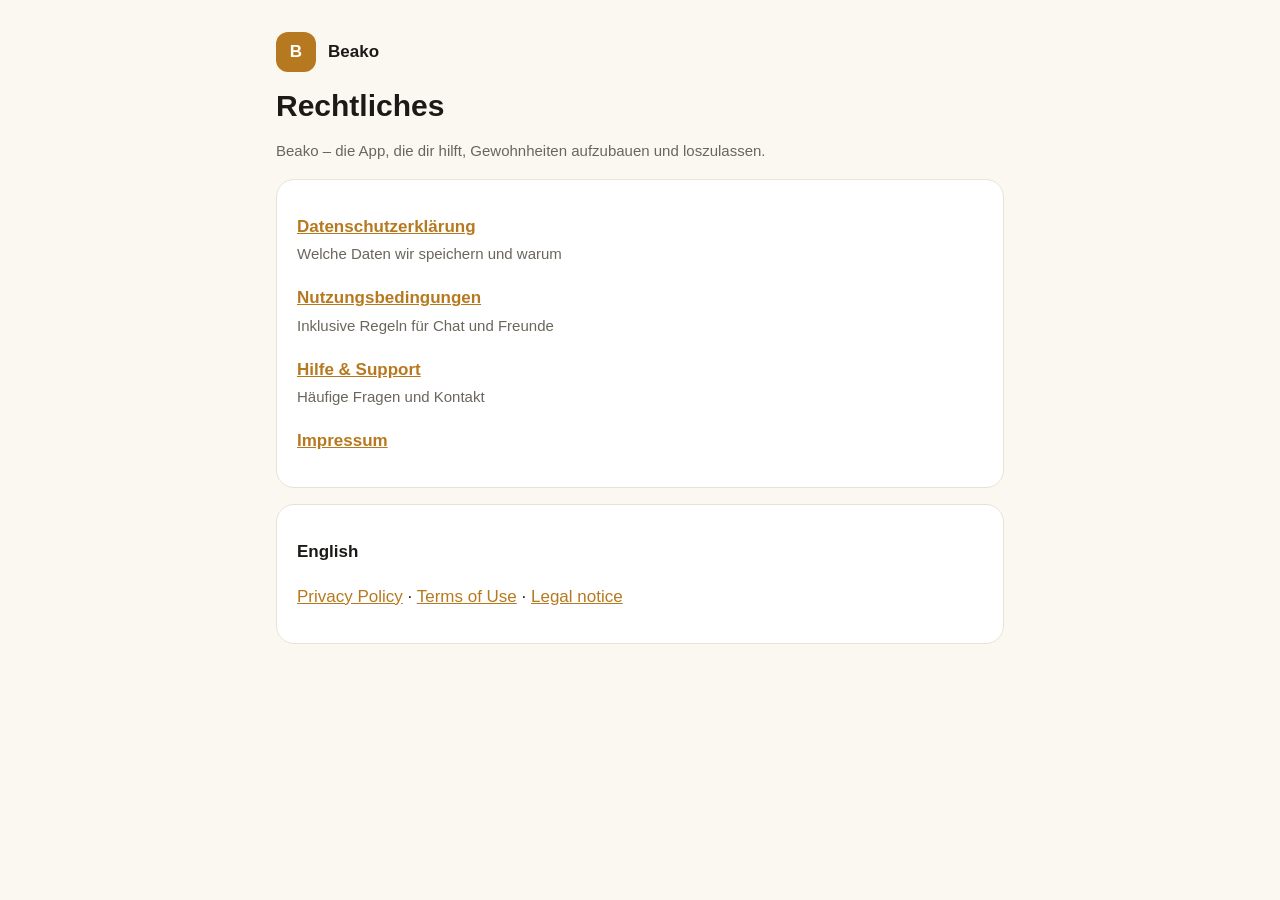
<file: index.html>
<!doctype html>
<html lang="de">
<head>
<meta charset="utf-8">
<meta name="viewport" content="width=device-width, initial-scale=1">
<title>Beako – Rechtliches</title>
<link rel="stylesheet" href="style.css">
</head>
<body>
<main>
<header><div class="logo">B</div><strong>Beako</strong></header>
<h1>Rechtliches</h1>
<p class="muted">Beako – die App, die dir hilft, Gewohnheiten aufzubauen und loszulassen.</p>
<div class="card">
<p><a href="datenschutz.html"><strong>Datenschutzerklärung</strong></a><br><span class="muted">Welche Daten wir speichern und warum</span></p>
<p><a href="nutzungsbedingungen.html"><strong>Nutzungsbedingungen</strong></a><br><span class="muted">Inklusive Regeln für Chat und Freunde</span></p>
<p><a href="support.html"><strong>Hilfe &amp; Support</strong></a><br><span class="muted">Häufige Fragen und Kontakt</span></p>
<p><a href="impressum.html"><strong>Impressum</strong></a></p>
</div>
<div class="card">
<p><strong>English</strong></p>
<p><a href="privacy.html">Privacy Policy</a> · <a href="terms.html">Terms of Use</a> · <a href="impressum.html">Legal notice</a></p>
</div>
</main>
</body>
</html>
</file>
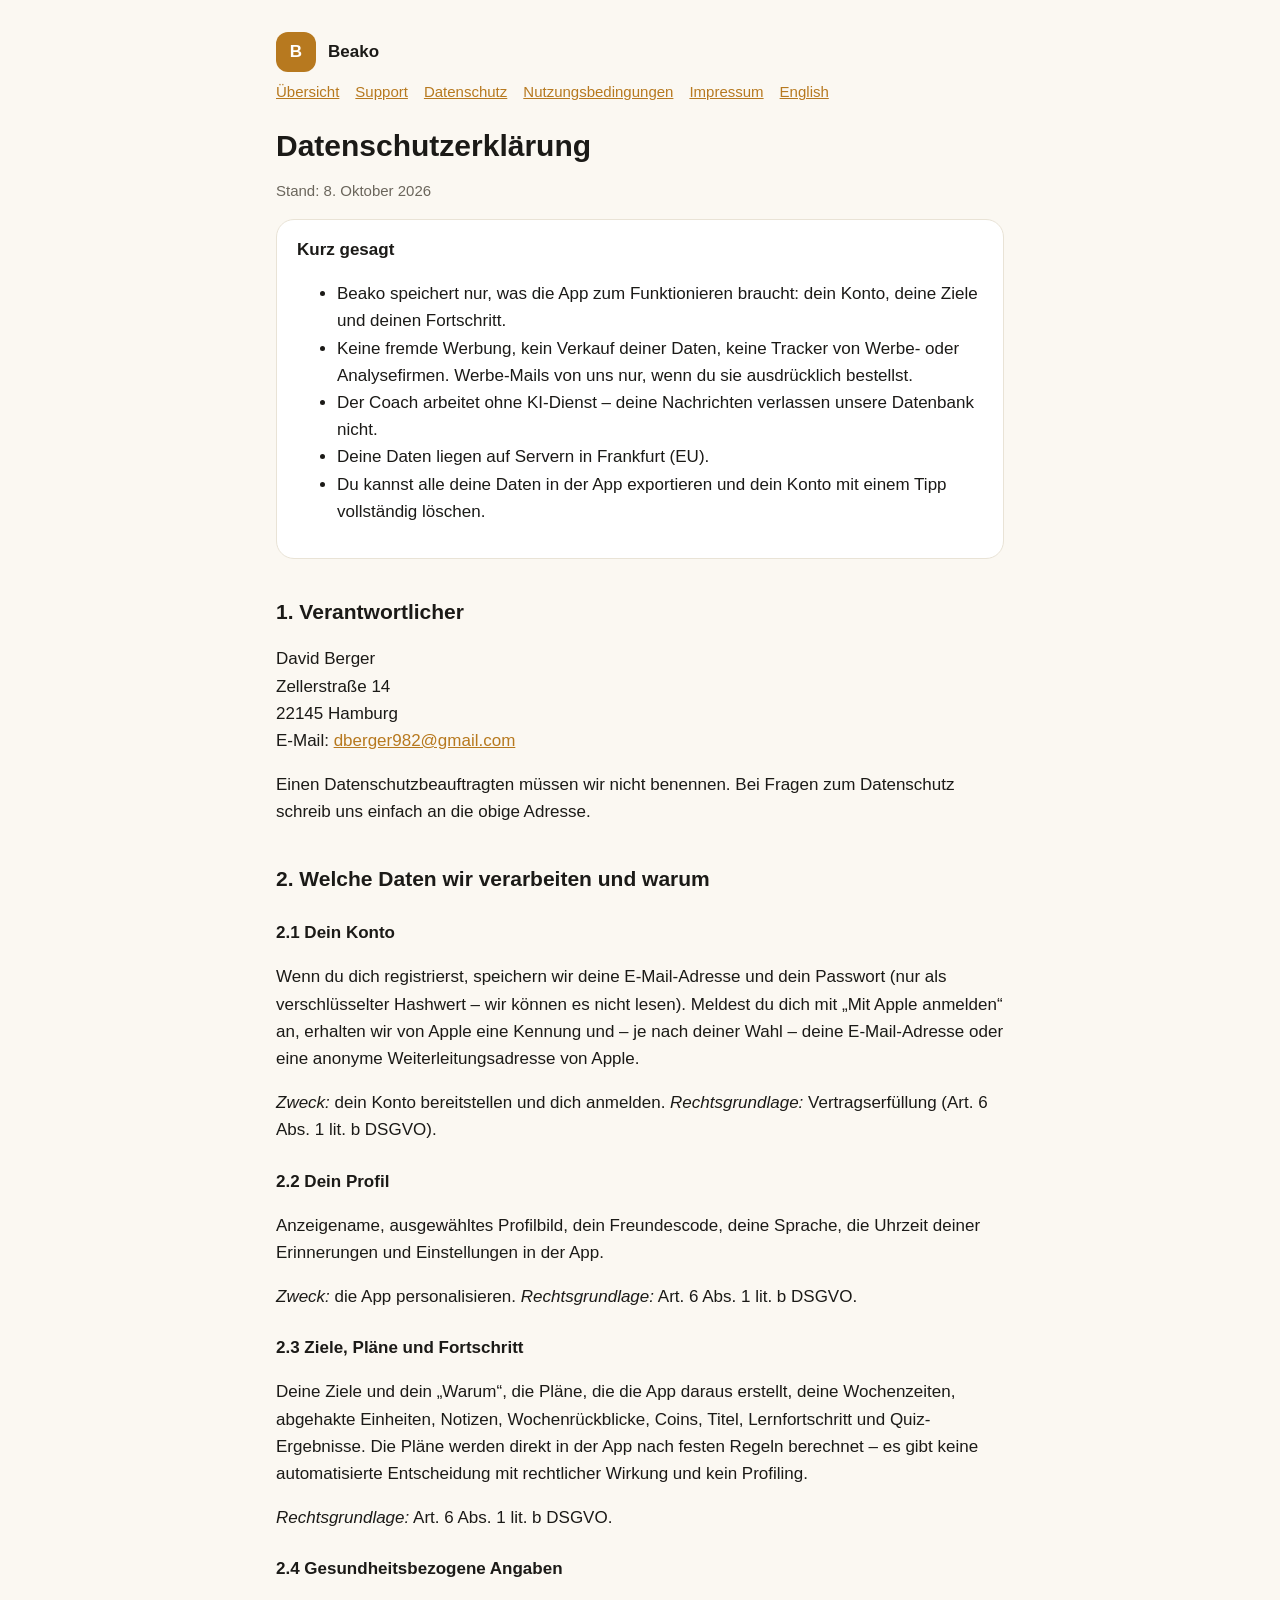
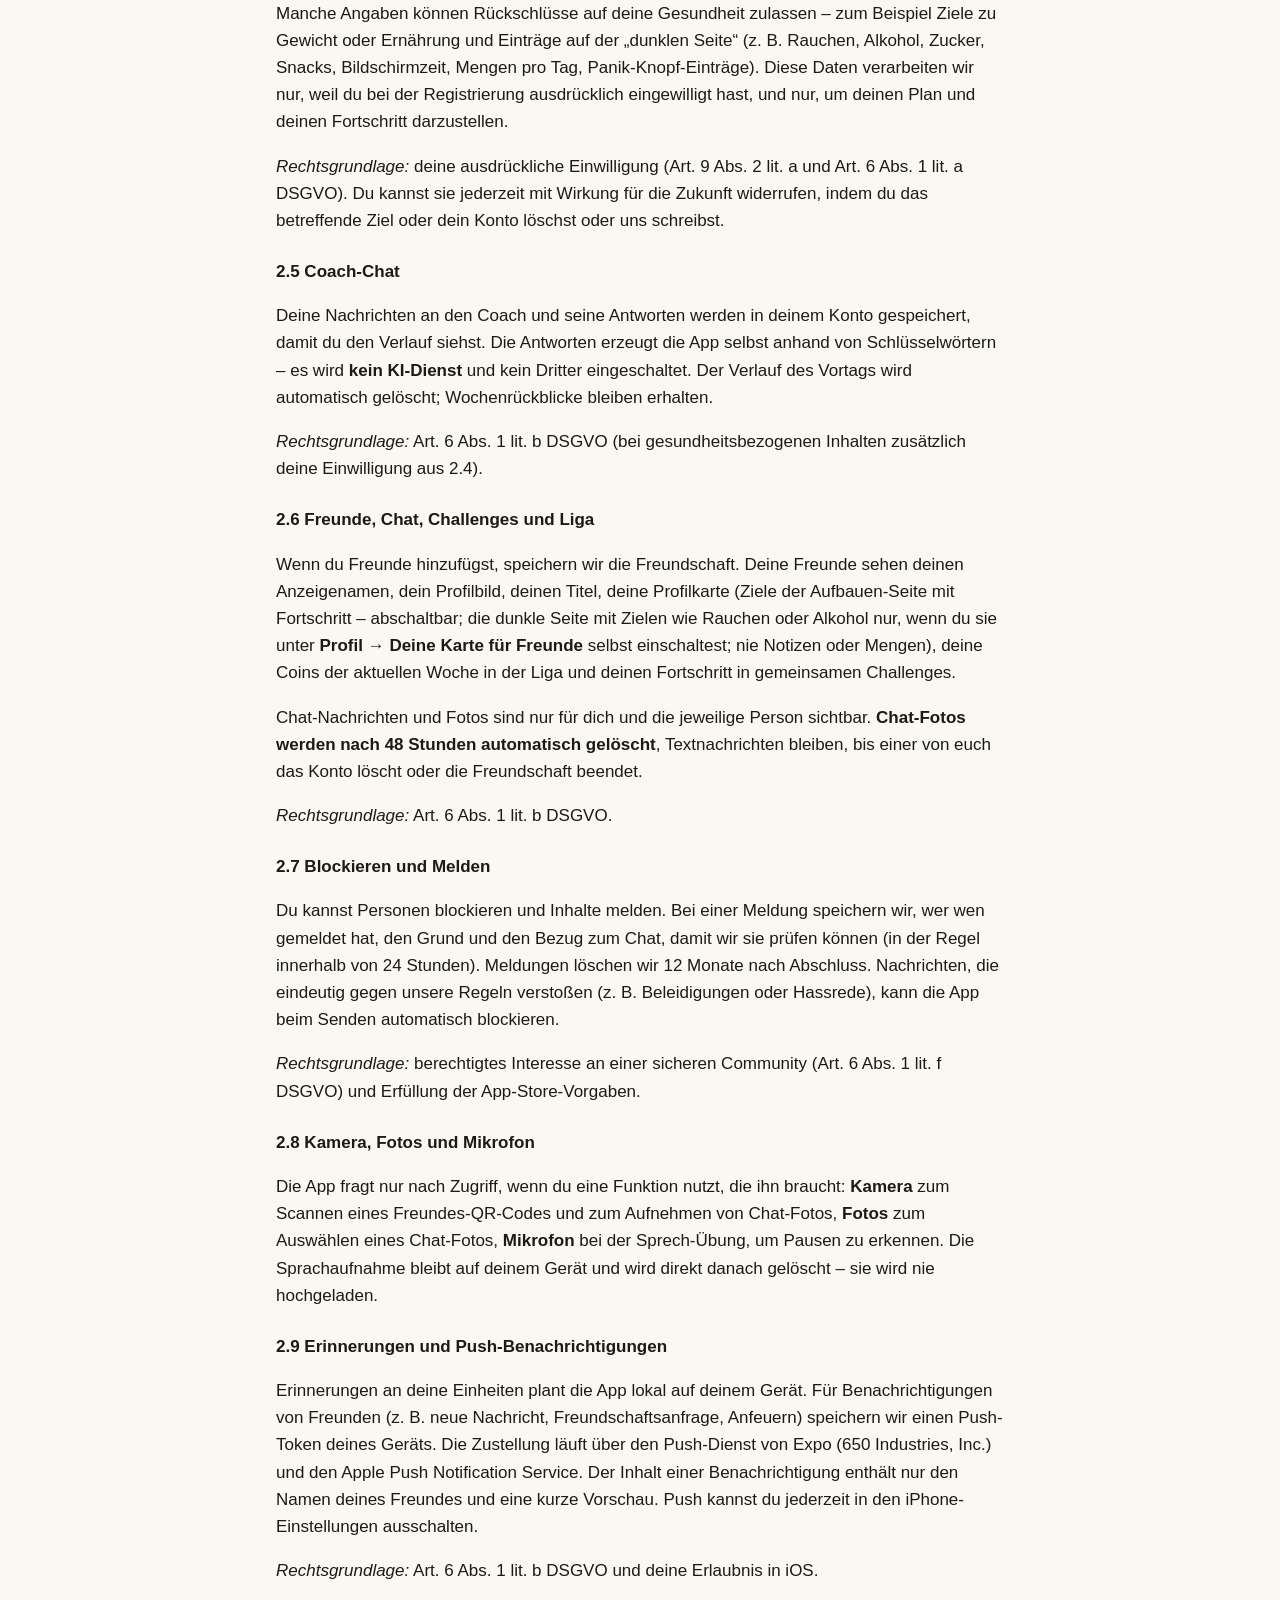
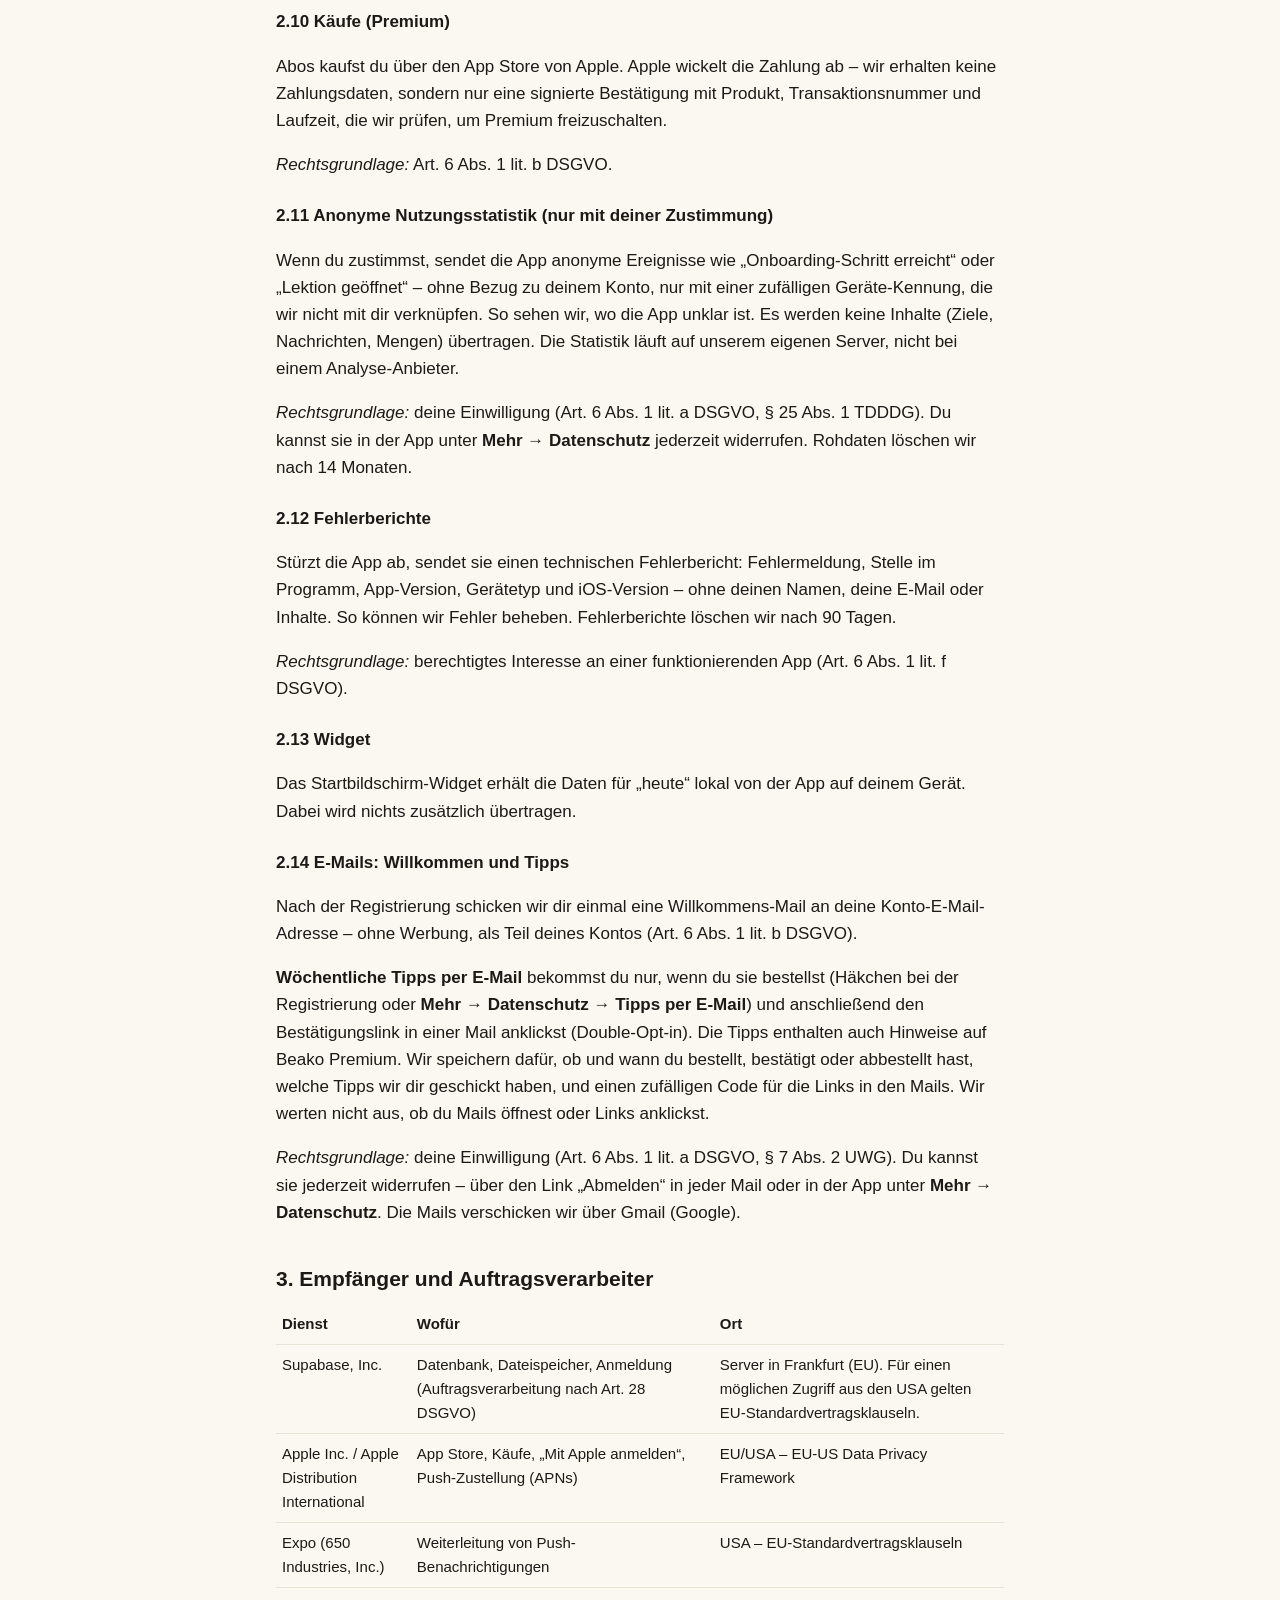
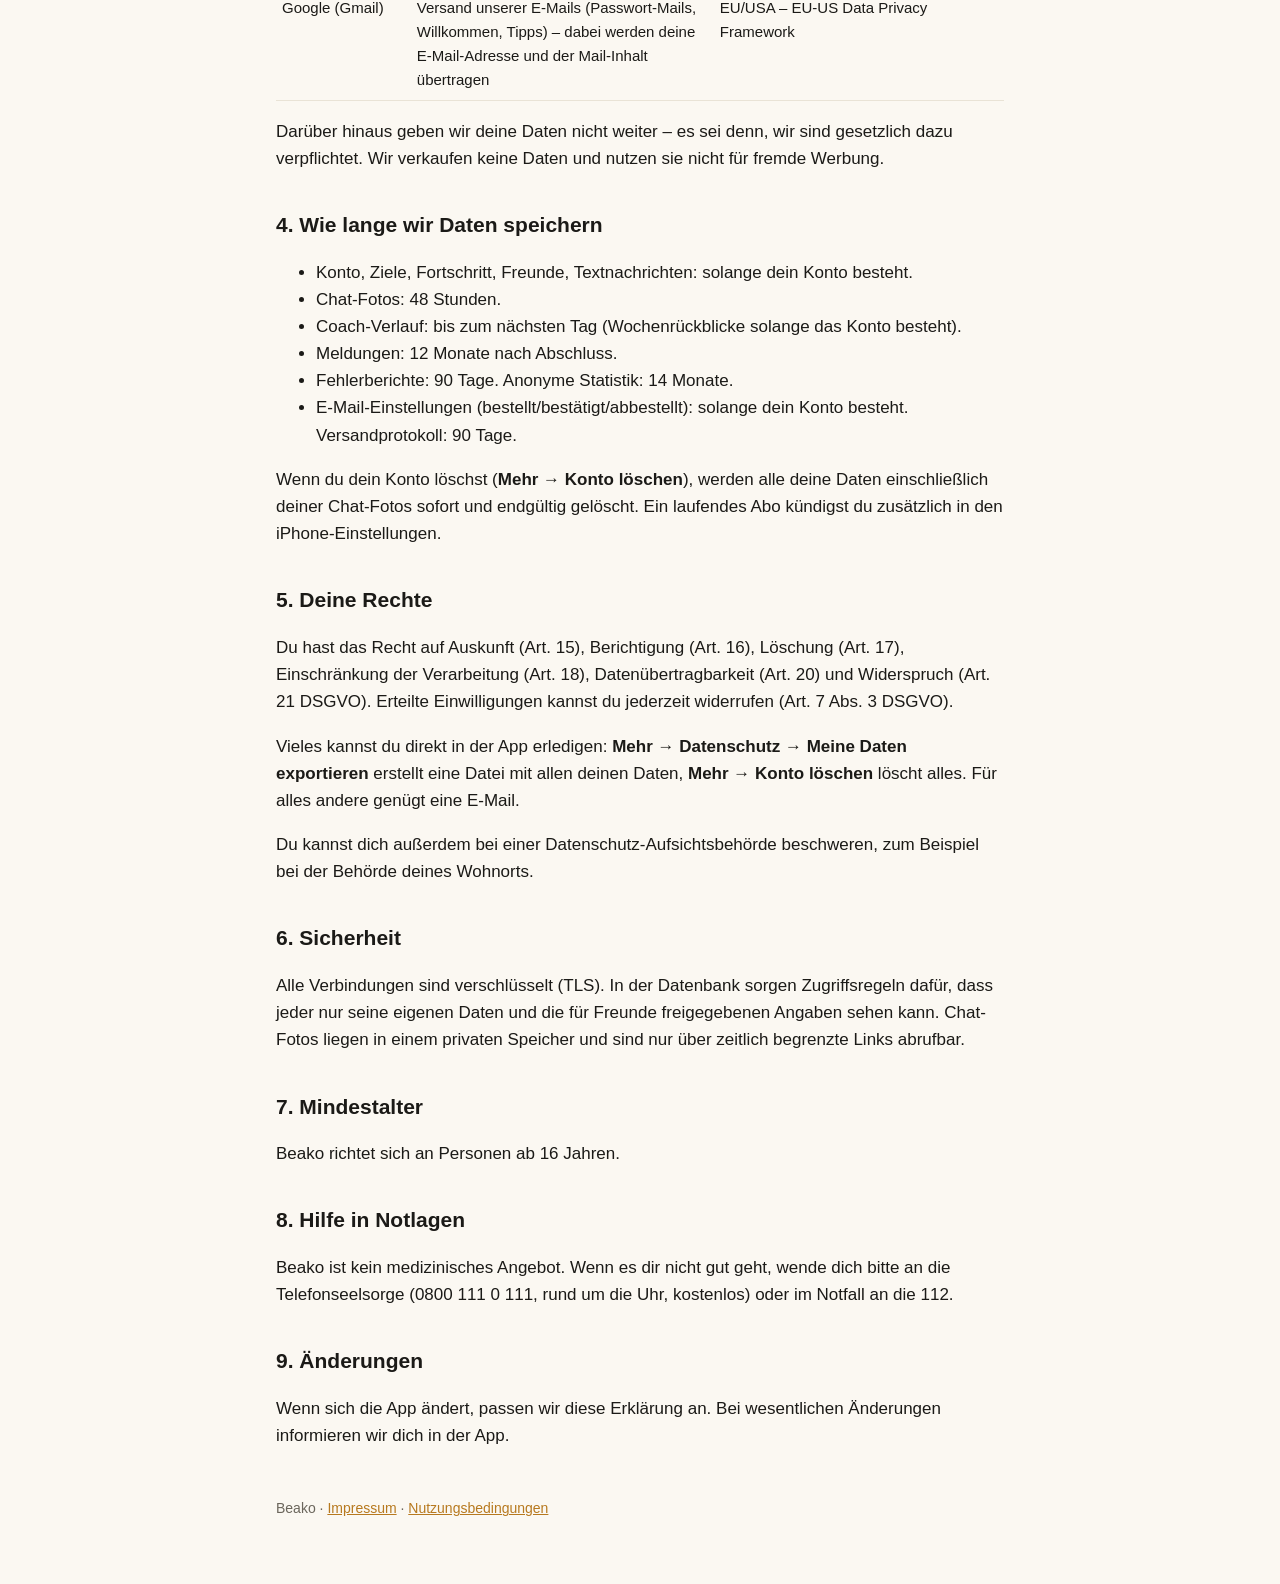
<file: datenschutz.html>
<!doctype html>
<html lang="de">
<head>
<meta charset="utf-8">
<meta name="viewport" content="width=device-width, initial-scale=1">
<title>Datenschutzerklärung – Beako</title>
<link rel="stylesheet" href="style.css">
</head>
<body>
<main>
<header><div class="logo">B</div><strong>Beako</strong></header>
<nav><a href="index.html">Übersicht</a><a href="support.html">Support</a><a href="datenschutz.html">Datenschutz</a><a href="nutzungsbedingungen.html">Nutzungsbedingungen</a><a href="impressum.html">Impressum</a><a href="privacy.html">English</a></nav>

<h1>Datenschutzerklärung</h1>
<p class="muted">Stand: 8. Oktober 2026</p>

<div class="card">
<strong>Kurz gesagt</strong>
<ul>
<li>Beako speichert nur, was die App zum Funktionieren braucht: dein Konto, deine Ziele und deinen Fortschritt.</li>
<li>Keine fremde Werbung, kein Verkauf deiner Daten, keine Tracker von Werbe- oder Analysefirmen. Werbe-Mails von uns nur, wenn du sie ausdrücklich bestellst.</li>
<li>Der Coach arbeitet ohne KI-Dienst – deine Nachrichten verlassen unsere Datenbank nicht.</li>
<li>Deine Daten liegen auf Servern in Frankfurt (EU).</li>
<li>Du kannst alle deine Daten in der App exportieren und dein Konto mit einem Tipp vollständig löschen.</li>
</ul>
</div>

<h2>1. Verantwortlicher</h2>
<p>David Berger<br>
Zellerstraße 14<br>
22145 Hamburg<br>
E-Mail: <a href="mailto:dberger982@gmail.com">dberger982@gmail.com</a></p>
<p>Einen Datenschutzbeauftragten müssen wir nicht benennen. Bei Fragen zum Datenschutz schreib uns einfach an die obige Adresse.</p>

<h2>2. Welche Daten wir verarbeiten und warum</h2>

<h3>2.1 Dein Konto</h3>
<p>Wenn du dich registrierst, speichern wir deine E-Mail-Adresse und dein Passwort (nur als verschlüsselter Hashwert – wir können es nicht lesen). Meldest du dich mit „Mit Apple anmelden“ an, erhalten wir von Apple eine Kennung und – je nach deiner Wahl – deine E-Mail-Adresse oder eine anonyme Weiterleitungsadresse von Apple.</p>
<p><em>Zweck:</em> dein Konto bereitstellen und dich anmelden. <em>Rechtsgrundlage:</em> Vertragserfüllung (Art. 6 Abs. 1 lit. b DSGVO).</p>

<h3>2.2 Dein Profil</h3>
<p>Anzeigename, ausgewähltes Profilbild, dein Freundescode, deine Sprache, die Uhrzeit deiner Erinnerungen und Einstellungen in der App.</p>
<p><em>Zweck:</em> die App personalisieren. <em>Rechtsgrundlage:</em> Art. 6 Abs. 1 lit. b DSGVO.</p>

<h3>2.3 Ziele, Pläne und Fortschritt</h3>
<p>Deine Ziele und dein „Warum“, die Pläne, die die App daraus erstellt, deine Wochenzeiten, abgehakte Einheiten, Notizen, Wochenrückblicke, Coins, Titel, Lernfortschritt und Quiz-Ergebnisse. Die Pläne werden direkt in der App nach festen Regeln berechnet – es gibt keine automatisierte Entscheidung mit rechtlicher Wirkung und kein Profiling.</p>
<p><em>Rechtsgrundlage:</em> Art. 6 Abs. 1 lit. b DSGVO.</p>

<h3>2.4 Gesundheitsbezogene Angaben</h3>
<p>Manche Angaben können Rückschlüsse auf deine Gesundheit zulassen – zum Beispiel Ziele zu Gewicht oder Ernährung und Einträge auf der „dunklen Seite“ (z. B. Rauchen, Alkohol, Zucker, Snacks, Bildschirmzeit, Mengen pro Tag, Panik-Knopf-Einträge). Diese Daten verarbeiten wir nur, weil du bei der Registrierung ausdrücklich eingewilligt hast, und nur, um deinen Plan und deinen Fortschritt darzustellen.</p>
<p><em>Rechtsgrundlage:</em> deine ausdrückliche Einwilligung (Art. 9 Abs. 2 lit. a und Art. 6 Abs. 1 lit. a DSGVO). Du kannst sie jederzeit mit Wirkung für die Zukunft widerrufen, indem du das betreffende Ziel oder dein Konto löschst oder uns schreibst.</p>

<h3>2.5 Coach-Chat</h3>
<p>Deine Nachrichten an den Coach und seine Antworten werden in deinem Konto gespeichert, damit du den Verlauf siehst. Die Antworten erzeugt die App selbst anhand von Schlüsselwörtern – es wird <strong>kein KI-Dienst</strong> und kein Dritter eingeschaltet. Der Verlauf des Vortags wird automatisch gelöscht; Wochenrückblicke bleiben erhalten.</p>
<p><em>Rechtsgrundlage:</em> Art. 6 Abs. 1 lit. b DSGVO (bei gesundheitsbezogenen Inhalten zusätzlich deine Einwilligung aus 2.4).</p>

<h3>2.6 Freunde, Chat, Challenges und Liga</h3>
<p>Wenn du Freunde hinzufügst, speichern wir die Freundschaft. Deine Freunde sehen deinen Anzeigenamen, dein Profilbild, deinen Titel, deine Profilkarte (Ziele der Aufbauen-Seite mit Fortschritt – abschaltbar; die dunkle Seite mit Zielen wie Rauchen oder Alkohol nur, wenn du sie unter <strong>Profil → Deine Karte für Freunde</strong> selbst einschaltest; nie Notizen oder Mengen), deine Coins der aktuellen Woche in der Liga und deinen Fortschritt in gemeinsamen Challenges.</p>
<p>Chat-Nachrichten und Fotos sind nur für dich und die jeweilige Person sichtbar. <strong>Chat-Fotos werden nach 48 Stunden automatisch gelöscht</strong>, Textnachrichten bleiben, bis einer von euch das Konto löscht oder die Freundschaft beendet.</p>
<p><em>Rechtsgrundlage:</em> Art. 6 Abs. 1 lit. b DSGVO.</p>

<h3>2.7 Blockieren und Melden</h3>
<p>Du kannst Personen blockieren und Inhalte melden. Bei einer Meldung speichern wir, wer wen gemeldet hat, den Grund und den Bezug zum Chat, damit wir sie prüfen können (in der Regel innerhalb von 24 Stunden). Meldungen löschen wir 12 Monate nach Abschluss. Nachrichten, die eindeutig gegen unsere Regeln verstoßen (z. B. Beleidigungen oder Hassrede), kann die App beim Senden automatisch blockieren.</p>
<p><em>Rechtsgrundlage:</em> berechtigtes Interesse an einer sicheren Community (Art. 6 Abs. 1 lit. f DSGVO) und Erfüllung der App-Store-Vorgaben.</p>

<h3>2.8 Kamera, Fotos und Mikrofon</h3>
<p>Die App fragt nur nach Zugriff, wenn du eine Funktion nutzt, die ihn braucht: <strong>Kamera</strong> zum Scannen eines Freundes-QR-Codes und zum Aufnehmen von Chat-Fotos, <strong>Fotos</strong> zum Auswählen eines Chat-Fotos, <strong>Mikrofon</strong> bei der Sprech-Übung, um Pausen zu erkennen. Die Sprachaufnahme bleibt auf deinem Gerät und wird direkt danach gelöscht – sie wird nie hochgeladen.</p>

<h3>2.9 Erinnerungen und Push-Benachrichtigungen</h3>
<p>Erinnerungen an deine Einheiten plant die App lokal auf deinem Gerät. Für Benachrichtigungen von Freunden (z. B. neue Nachricht, Freundschaftsanfrage, Anfeuern) speichern wir einen Push-Token deines Geräts. Die Zustellung läuft über den Push-Dienst von Expo (650 Industries, Inc.) und den Apple Push Notification Service. Der Inhalt einer Benachrichtigung enthält nur den Namen deines Freundes und eine kurze Vorschau. Push kannst du jederzeit in den iPhone-Einstellungen ausschalten.</p>
<p><em>Rechtsgrundlage:</em> Art. 6 Abs. 1 lit. b DSGVO und deine Erlaubnis in iOS.</p>

<h3>2.10 Käufe (Premium)</h3>
<p>Abos kaufst du über den App Store von Apple. Apple wickelt die Zahlung ab – wir erhalten keine Zahlungsdaten, sondern nur eine signierte Bestätigung mit Produkt, Transaktionsnummer und Laufzeit, die wir prüfen, um Premium freizuschalten.</p>
<p><em>Rechtsgrundlage:</em> Art. 6 Abs. 1 lit. b DSGVO.</p>

<h3>2.11 Anonyme Nutzungsstatistik (nur mit deiner Zustimmung)</h3>
<p>Wenn du zustimmst, sendet die App anonyme Ereignisse wie „Onboarding-Schritt erreicht“ oder „Lektion geöffnet“ – ohne Bezug zu deinem Konto, nur mit einer zufälligen Geräte-Kennung, die wir nicht mit dir verknüpfen. So sehen wir, wo die App unklar ist. Es werden keine Inhalte (Ziele, Nachrichten, Mengen) übertragen. Die Statistik läuft auf unserem eigenen Server, nicht bei einem Analyse-Anbieter.</p>
<p><em>Rechtsgrundlage:</em> deine Einwilligung (Art. 6 Abs. 1 lit. a DSGVO, § 25 Abs. 1 TDDDG). Du kannst sie in der App unter <strong>Mehr → Datenschutz</strong> jederzeit widerrufen. Rohdaten löschen wir nach 14 Monaten.</p>

<h3>2.12 Fehlerberichte</h3>
<p>Stürzt die App ab, sendet sie einen technischen Fehlerbericht: Fehlermeldung, Stelle im Programm, App-Version, Gerätetyp und iOS-Version – ohne deinen Namen, deine E-Mail oder Inhalte. So können wir Fehler beheben. Fehlerberichte löschen wir nach 90 Tagen.</p>
<p><em>Rechtsgrundlage:</em> berechtigtes Interesse an einer funktionierenden App (Art. 6 Abs. 1 lit. f DSGVO).</p>

<h3>2.13 Widget</h3>
<p>Das Startbildschirm-Widget erhält die Daten für „heute“ lokal von der App auf deinem Gerät. Dabei wird nichts zusätzlich übertragen.</p>

<h3>2.14 E-Mails: Willkommen und Tipps</h3>
<p>Nach der Registrierung schicken wir dir einmal eine Willkommens-Mail an deine Konto-E-Mail-Adresse – ohne Werbung, als Teil deines Kontos (Art. 6 Abs. 1 lit. b DSGVO).</p>
<p><strong>Wöchentliche Tipps per E-Mail</strong> bekommst du nur, wenn du sie bestellst (Häkchen bei der Registrierung oder <strong>Mehr → Datenschutz → Tipps per E-Mail</strong>) und anschließend den Bestätigungslink in einer Mail anklickst (Double-Opt-in). Die Tipps enthalten auch Hinweise auf Beako Premium. Wir speichern dafür, ob und wann du bestellt, bestätigt oder abbestellt hast, welche Tipps wir dir geschickt haben, und einen zufälligen Code für die Links in den Mails. Wir werten nicht aus, ob du Mails öffnest oder Links anklickst.</p>
<p><em>Rechtsgrundlage:</em> deine Einwilligung (Art. 6 Abs. 1 lit. a DSGVO, § 7 Abs. 2 UWG). Du kannst sie jederzeit widerrufen – über den Link „Abmelden“ in jeder Mail oder in der App unter <strong>Mehr → Datenschutz</strong>. Die Mails verschicken wir über Gmail (Google).</p>

<h2>3. Empfänger und Auftragsverarbeiter</h2>
<table>
<tr><th>Dienst</th><th>Wofür</th><th>Ort</th></tr>
<tr><td>Supabase, Inc.</td><td>Datenbank, Dateispeicher, Anmeldung (Auftragsverarbeitung nach Art. 28 DSGVO)</td><td>Server in Frankfurt (EU). Für einen möglichen Zugriff aus den USA gelten EU-Standardvertragsklauseln.</td></tr>
<tr><td>Apple Inc. / Apple Distribution International</td><td>App Store, Käufe, „Mit Apple anmelden“, Push-Zustellung (APNs)</td><td>EU/USA – EU-US Data Privacy Framework</td></tr>
<tr><td>Expo (650 Industries, Inc.)</td><td>Weiterleitung von Push-Benachrichtigungen</td><td>USA – EU-Standardvertragsklauseln</td></tr>
<tr><td>Google (Gmail)</td><td>Versand unserer E-Mails (Passwort-Mails, Willkommen, Tipps) – dabei werden deine E-Mail-Adresse und der Mail-Inhalt übertragen</td><td>EU/USA – EU-US Data Privacy Framework</td></tr>
</table>
<p>Darüber hinaus geben wir deine Daten nicht weiter – es sei denn, wir sind gesetzlich dazu verpflichtet. Wir verkaufen keine Daten und nutzen sie nicht für fremde Werbung.</p>

<h2>4. Wie lange wir Daten speichern</h2>
<ul>
<li>Konto, Ziele, Fortschritt, Freunde, Textnachrichten: solange dein Konto besteht.</li>
<li>Chat-Fotos: 48 Stunden.</li>
<li>Coach-Verlauf: bis zum nächsten Tag (Wochenrückblicke solange das Konto besteht).</li>
<li>Meldungen: 12 Monate nach Abschluss.</li>
<li>Fehlerberichte: 90 Tage. Anonyme Statistik: 14 Monate.</li>
<li>E-Mail-Einstellungen (bestellt/bestätigt/abbestellt): solange dein Konto besteht. Versandprotokoll: 90 Tage.</li>
</ul>
<p>Wenn du dein Konto löschst (<strong>Mehr → Konto löschen</strong>), werden alle deine Daten einschließlich deiner Chat-Fotos sofort und endgültig gelöscht. Ein laufendes Abo kündigst du zusätzlich in den iPhone-Einstellungen.</p>

<h2>5. Deine Rechte</h2>
<p>Du hast das Recht auf Auskunft (Art. 15), Berichtigung (Art. 16), Löschung (Art. 17), Einschränkung der Verarbeitung (Art. 18), Datenübertragbarkeit (Art. 20) und Widerspruch (Art. 21 DSGVO). Erteilte Einwilligungen kannst du jederzeit widerrufen (Art. 7 Abs. 3 DSGVO).</p>
<p>Vieles kannst du direkt in der App erledigen: <strong>Mehr → Datenschutz → Meine Daten exportieren</strong> erstellt eine Datei mit allen deinen Daten, <strong>Mehr → Konto löschen</strong> löscht alles. Für alles andere genügt eine E-Mail.</p>
<p>Du kannst dich außerdem bei einer Datenschutz-Aufsichtsbehörde beschweren, zum Beispiel bei der Behörde deines Wohnorts.</p>

<h2>6. Sicherheit</h2>
<p>Alle Verbindungen sind verschlüsselt (TLS). In der Datenbank sorgen Zugriffsregeln dafür, dass jeder nur seine eigenen Daten und die für Freunde freigegebenen Angaben sehen kann. Chat-Fotos liegen in einem privaten Speicher und sind nur über zeitlich begrenzte Links abrufbar.</p>

<h2>7. Mindestalter</h2>
<p>Beako richtet sich an Personen ab 16 Jahren.</p>

<h2>8. Hilfe in Notlagen</h2>
<p>Beako ist kein medizinisches Angebot. Wenn es dir nicht gut geht, wende dich bitte an die Telefonseelsorge (0800 111 0 111, rund um die Uhr, kostenlos) oder im Notfall an die 112.</p>

<h2>9. Änderungen</h2>
<p>Wenn sich die App ändert, passen wir diese Erklärung an. Bei wesentlichen Änderungen informieren wir dich in der App.</p>

<footer>Beako · <a href="impressum.html">Impressum</a> · <a href="nutzungsbedingungen.html">Nutzungsbedingungen</a></footer>
</main>
</body>
</html>
</file>
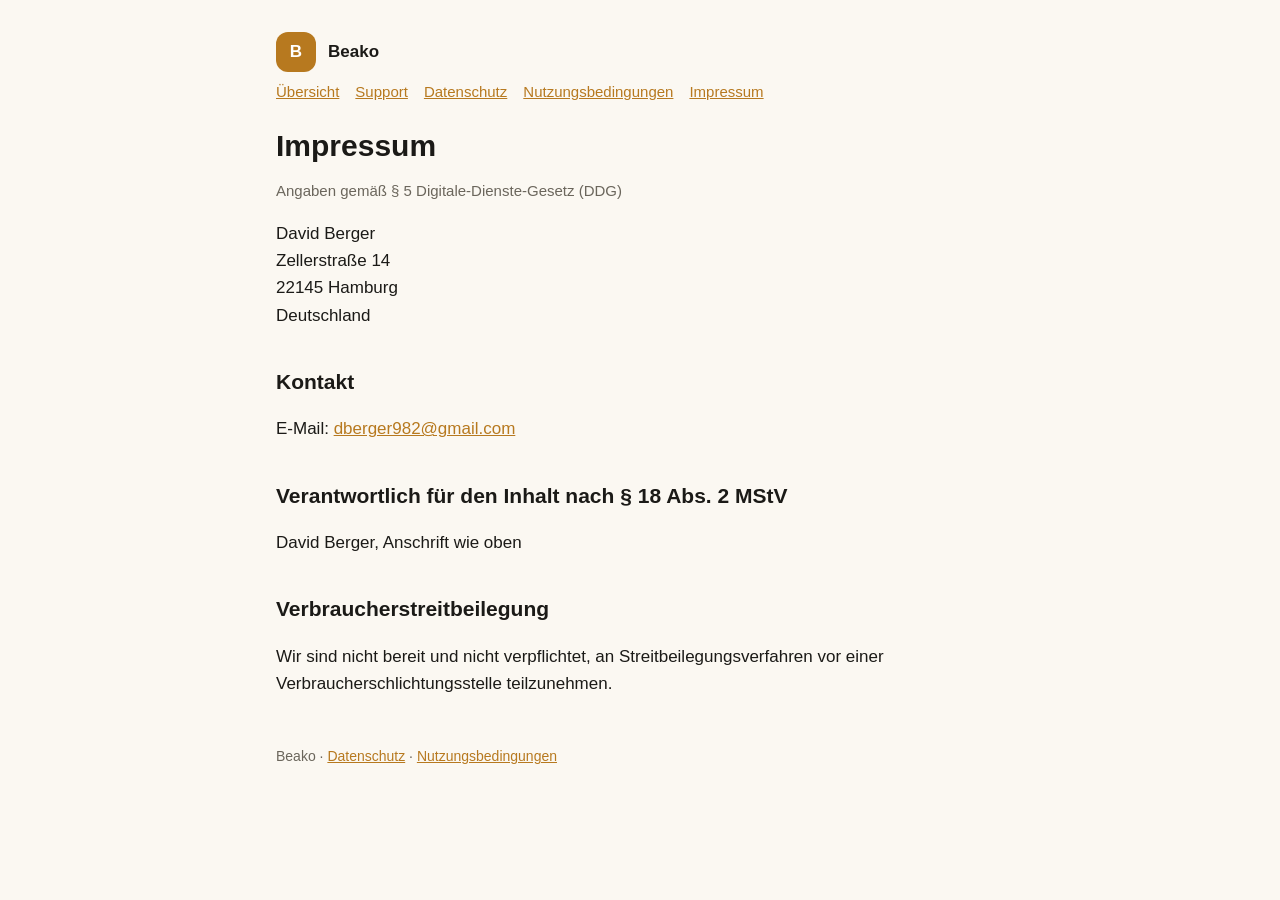
<file: impressum.html>
<!doctype html>
<html lang="de">
<head>
<meta charset="utf-8">
<meta name="viewport" content="width=device-width, initial-scale=1">
<title>Impressum – Beako</title>
<link rel="stylesheet" href="style.css">
</head>
<body>
<main>
<header><div class="logo">B</div><strong>Beako</strong></header>
<nav><a href="index.html">Übersicht</a><a href="support.html">Support</a><a href="datenschutz.html">Datenschutz</a><a href="nutzungsbedingungen.html">Nutzungsbedingungen</a><a href="impressum.html">Impressum</a></nav>

<h1>Impressum</h1>
<p class="muted">Angaben gemäß § 5 Digitale-Dienste-Gesetz (DDG)</p>

<p>David Berger<br>
Zellerstraße 14<br>
22145 Hamburg<br>
Deutschland</p>

<h2>Kontakt</h2>
<p>E-Mail: <a href="mailto:dberger982@gmail.com">dberger982@gmail.com</a></p>

<h2>Verantwortlich für den Inhalt nach § 18 Abs. 2 MStV</h2>
<p>David Berger, Anschrift wie oben</p>

<h2>Verbraucherstreitbeilegung</h2>
<p>Wir sind nicht bereit und nicht verpflichtet, an Streitbeilegungsverfahren vor einer Verbraucherschlichtungsstelle teilzunehmen.</p>

<footer>Beako · <a href="datenschutz.html">Datenschutz</a> · <a href="nutzungsbedingungen.html">Nutzungsbedingungen</a></footer>
</main>
</body>
</html>
</file>
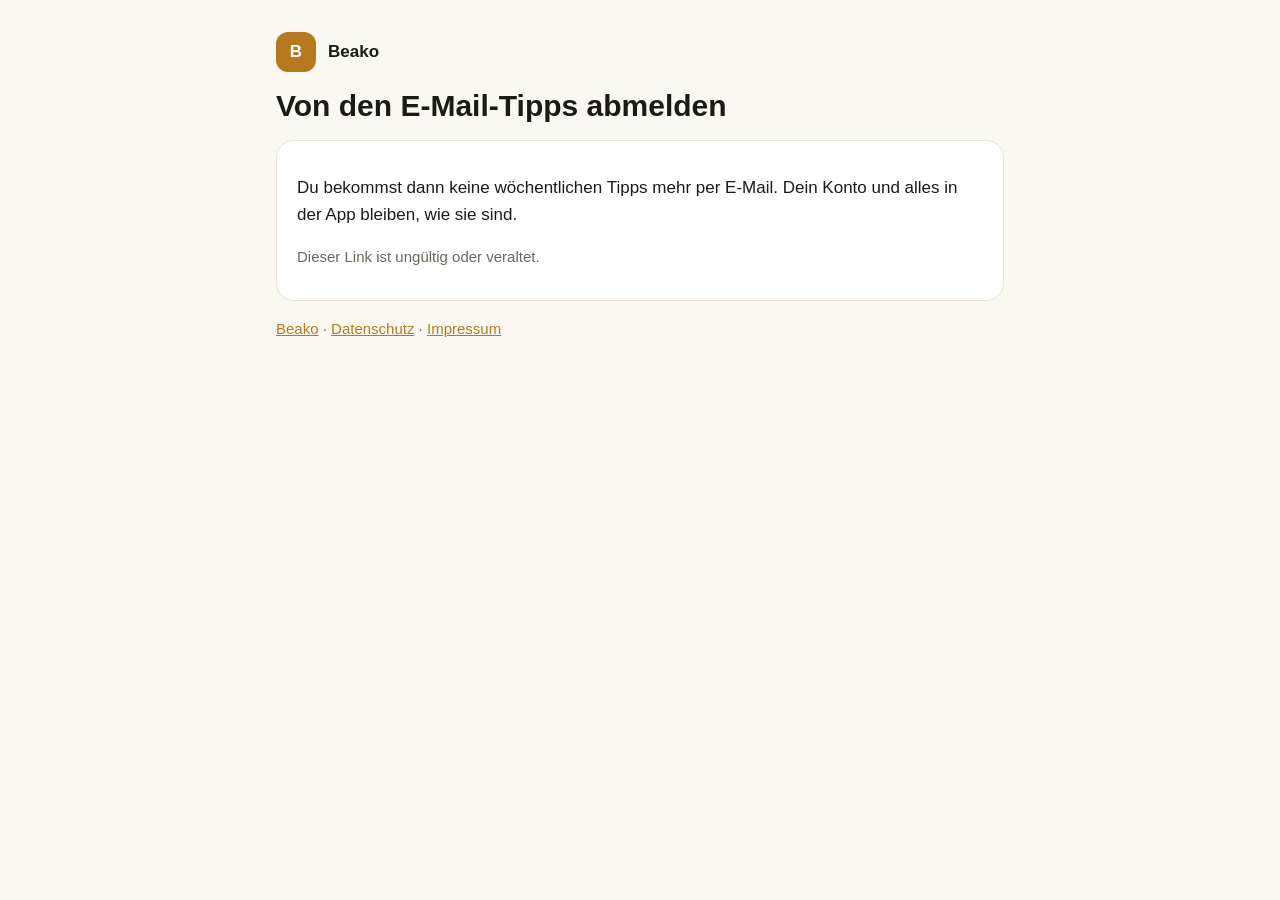
<file: newsletter.html>
<!doctype html>
<html lang="de">
<head>
<meta charset="utf-8">
<meta name="viewport" content="width=device-width, initial-scale=1">
<meta name="robots" content="noindex">
<title>E-Mail-Tipps – Beako</title>
<link rel="stylesheet" href="style.css">
<style>
  .button { font: inherit; font-weight: 600; background: #E8B931; color: #1B1A17; border: 0; border-radius: 14px; padding: 14px 22px; cursor: pointer; }
  .button[disabled] { opacity: .6; cursor: default; }
</style>
</head>
<body>
<main>
<header><div class="logo">B</div><strong>Beako</strong></header>
<h1 id="title"></h1>
<div class="card">
  <p id="body"></p>
  <p><button class="button" id="go" type="button"></button></p>
  <p class="muted" id="result" role="status"></p>
</div>
<p class="muted"><a href="index.html">Beako</a> · <a id="privacy" href="datenschutz.html"></a> · <a href="impressum.html">Impressum</a></p>
</main>
<script>
  // Confirm (double opt-in) or unsubscribe from the email tips. The change
  // only happens on the button press (a POST) — never on opening the link,
  // because mail scanners open links on their own.
  var ENDPOINT = 'https://jldxodctxeczlesgbtpq.supabase.co/functions/v1/email-link';
  var params = new URLSearchParams(location.search);
  var action = params.get('a') === 'confirm' ? 'confirm' : 'unsubscribe';
  var token = params.get('t') || '';
  var en = params.get('lang') === 'en';
  var copy = en ? {
    confirm: { title: 'Confirm email tips', body: 'One click and you get weekly tips and offers about Beako. You can unsubscribe at any time via the link in every email or in the app under Settings.', button: 'Yes, send me tips' },
    unsubscribe: { title: 'Unsubscribe from email tips', body: 'You will no longer get weekly tips by email. Your account and everything in the app stay as they are.', button: 'Unsubscribe' },
    confirmed: 'Done! Your first tip arrives within the next few days.',
    unsubscribed: 'Done – you will not get any more tips. You can switch them back on in the app under Settings.',
    not_requested: 'The tips are switched off in the app. Switch them on under Settings first.',
    invalid: 'This link is invalid or outdated.',
    error: 'That did not work. Please try again in a moment.',
    privacy: 'Privacy'
  } : {
    confirm: { title: 'E-Mail-Tipps bestätigen', body: 'Ein Klick und du bekommst jede Woche Tipps und Angebote rund um Beako. Abmelden kannst du dich jederzeit über den Link in jeder Mail oder in der App unter Einstellungen.', button: 'Ja, Tipps schicken' },
    unsubscribe: { title: 'Von den E-Mail-Tipps abmelden', body: 'Du bekommst dann keine wöchentlichen Tipps mehr per E-Mail. Dein Konto und alles in der App bleiben, wie sie sind.', button: 'Abmelden' },
    confirmed: 'Geschafft! Dein erster Tipp kommt in den nächsten Tagen.',
    unsubscribed: 'Erledigt – du bekommst keine Tipps mehr. In der App unter Einstellungen kannst du sie jederzeit wieder einschalten.',
    not_requested: 'Die Tipps sind in der App ausgeschaltet. Schalte sie zuerst unter Einstellungen ein.',
    invalid: 'Dieser Link ist ungültig oder veraltet.',
    error: 'Das hat nicht geklappt. Bitte versuch es gleich nochmal.',
    privacy: 'Datenschutz'
  };
  if (en) {
    document.documentElement.lang = 'en';
    document.getElementById('privacy').href = 'privacy.html';
  }
  document.getElementById('privacy').textContent = copy.privacy;
  document.title = copy[action].title + ' – Beako';
  document.getElementById('title').textContent = copy[action].title;
  document.getElementById('body').textContent = copy[action].body;
  var go = document.getElementById('go');
  var result = document.getElementById('result');
  go.textContent = copy[action].button;
  if (!/^[0-9a-f-]{36}$/i.test(token)) {
    go.hidden = true;
    result.textContent = copy.invalid;
  }
  go.addEventListener('click', function () {
    go.disabled = true;
    fetch(ENDPOINT, { method: 'POST', headers: { 'Content-Type': 'application/json' }, body: JSON.stringify({ a: action, t: token }) })
      .then(function (response) { return response.json(); })
      .then(function (data) {
        var key = data && copy[data.result] ? data.result : 'error';
        result.textContent = copy[key];
        if (key === 'error') go.disabled = false; else go.hidden = true;
      })
      .catch(function () { result.textContent = copy.error; go.disabled = false; });
  });
</script>
</body>
</html>
</file>
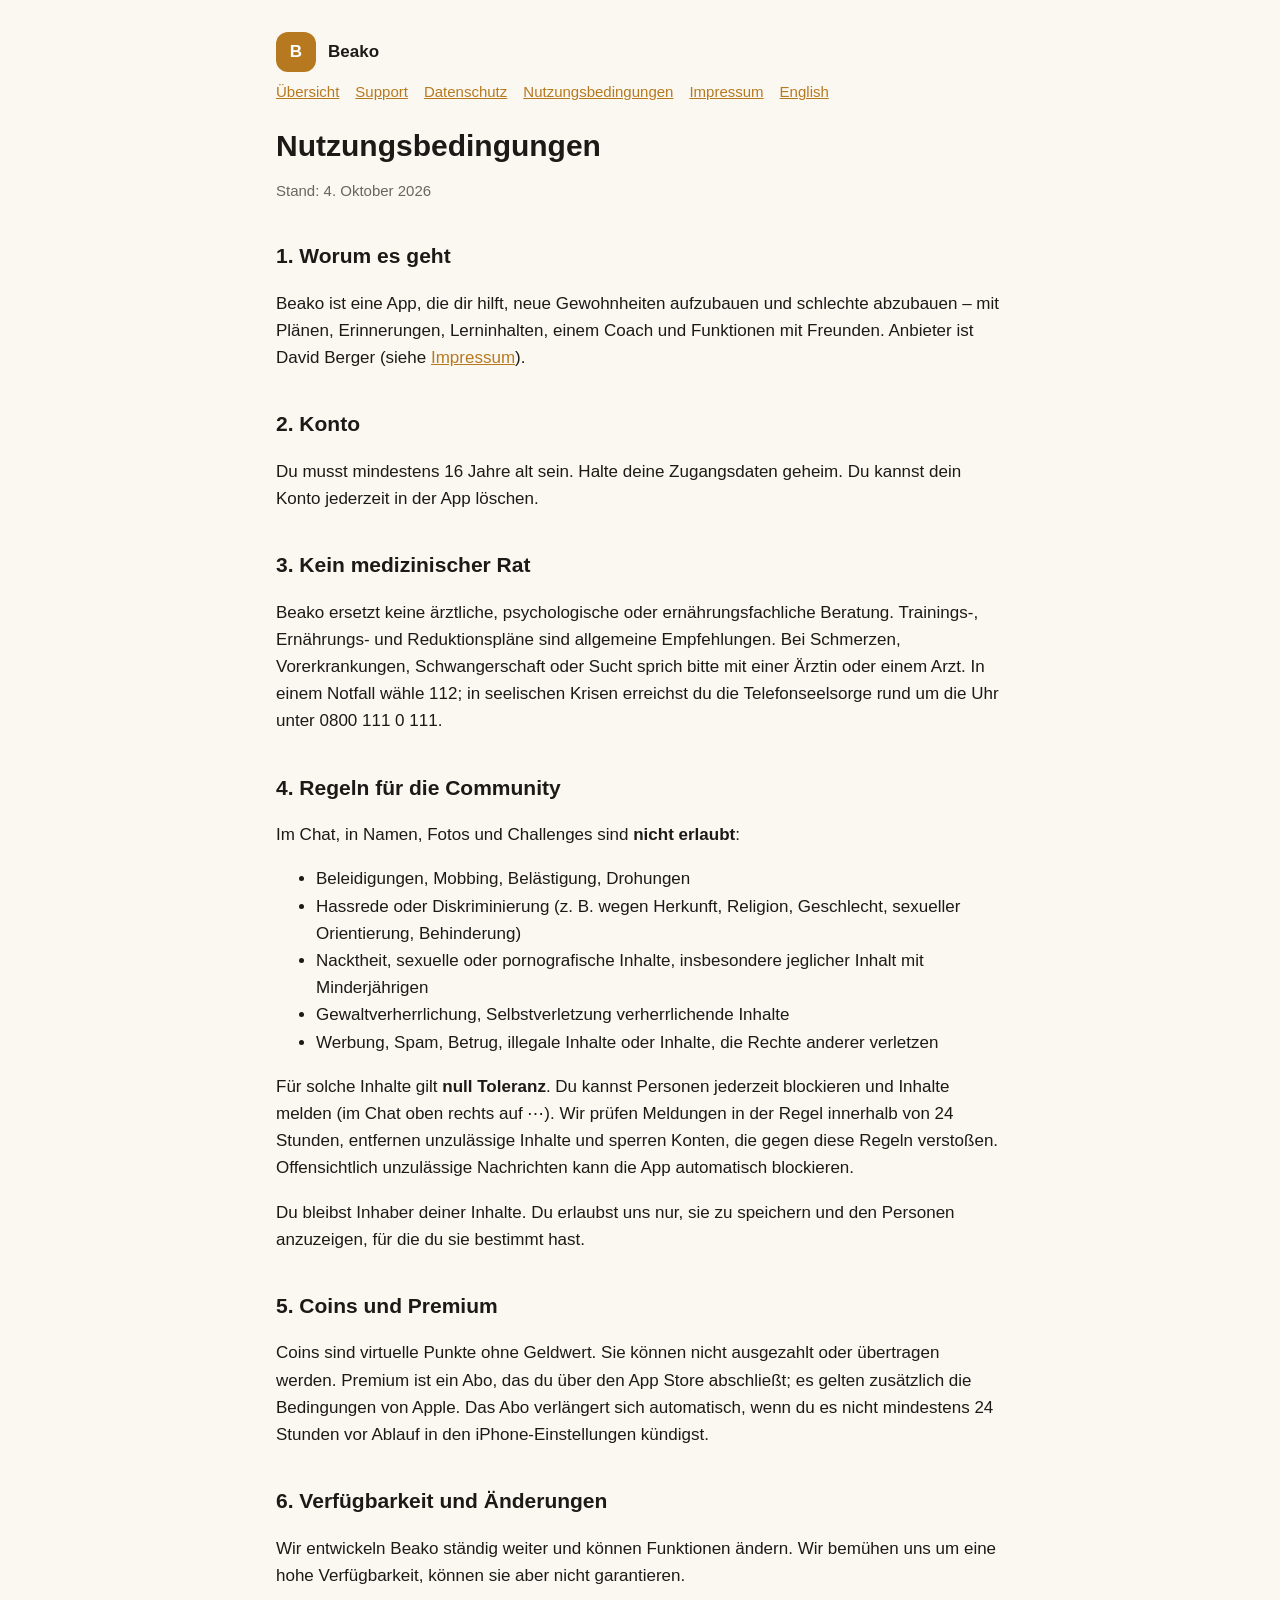
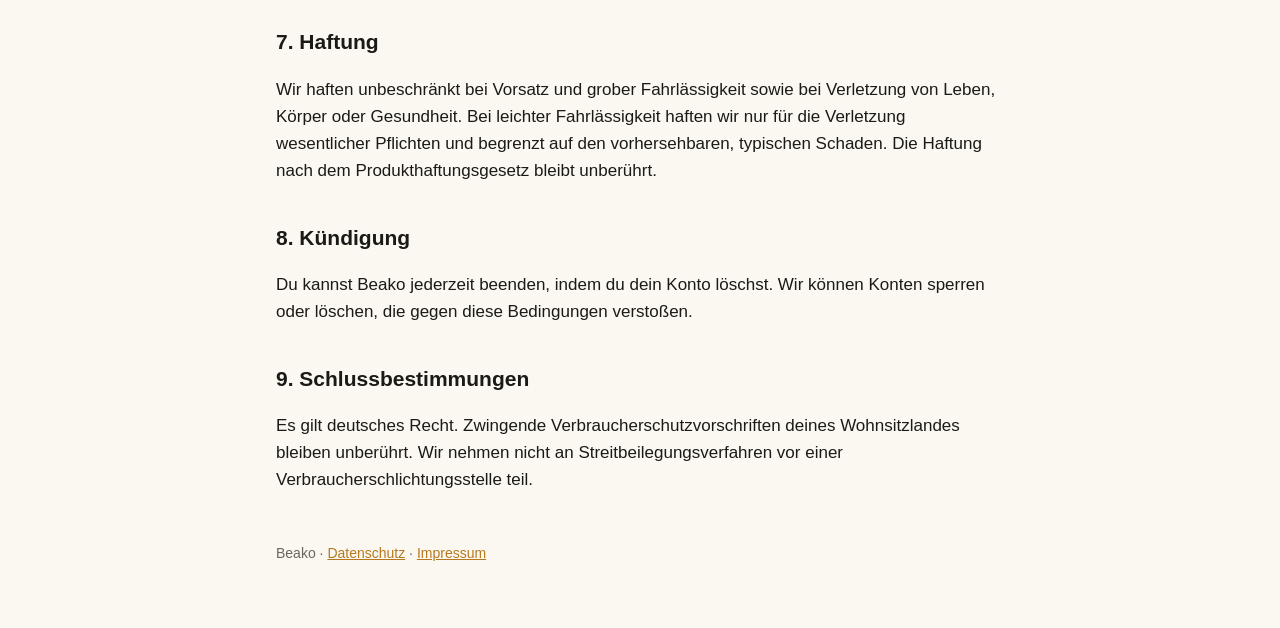
<file: nutzungsbedingungen.html>
<!doctype html>
<html lang="de">
<head>
<meta charset="utf-8">
<meta name="viewport" content="width=device-width, initial-scale=1">
<title>Nutzungsbedingungen – Beako</title>
<link rel="stylesheet" href="style.css">
</head>
<body>
<main>
<header><div class="logo">B</div><strong>Beako</strong></header>
<nav><a href="index.html">Übersicht</a><a href="support.html">Support</a><a href="datenschutz.html">Datenschutz</a><a href="nutzungsbedingungen.html">Nutzungsbedingungen</a><a href="impressum.html">Impressum</a><a href="terms.html">English</a></nav>

<h1>Nutzungsbedingungen</h1>
<p class="muted">Stand: 4. Oktober 2026</p>

<h2>1. Worum es geht</h2>
<p>Beako ist eine App, die dir hilft, neue Gewohnheiten aufzubauen und schlechte abzubauen – mit Plänen, Erinnerungen, Lerninhalten, einem Coach und Funktionen mit Freunden. Anbieter ist David Berger (siehe <a href="impressum.html">Impressum</a>).</p>

<h2>2. Konto</h2>
<p>Du musst mindestens 16 Jahre alt sein. Halte deine Zugangsdaten geheim. Du kannst dein Konto jederzeit in der App löschen.</p>

<h2>3. Kein medizinischer Rat</h2>
<p>Beako ersetzt keine ärztliche, psychologische oder ernährungsfachliche Beratung. Trainings-, Ernährungs- und Reduktionspläne sind allgemeine Empfehlungen. Bei Schmerzen, Vorerkrankungen, Schwangerschaft oder Sucht sprich bitte mit einer Ärztin oder einem Arzt. In einem Notfall wähle 112; in seelischen Krisen erreichst du die Telefonseelsorge rund um die Uhr unter 0800 111 0 111.</p>

<h2>4. Regeln für die Community</h2>
<p>Im Chat, in Namen, Fotos und Challenges sind <strong>nicht erlaubt</strong>:</p>
<ul>
<li>Beleidigungen, Mobbing, Belästigung, Drohungen</li>
<li>Hassrede oder Diskriminierung (z. B. wegen Herkunft, Religion, Geschlecht, sexueller Orientierung, Behinderung)</li>
<li>Nacktheit, sexuelle oder pornografische Inhalte, insbesondere jeglicher Inhalt mit Minderjährigen</li>
<li>Gewaltverherrlichung, Selbstverletzung verherrlichende Inhalte</li>
<li>Werbung, Spam, Betrug, illegale Inhalte oder Inhalte, die Rechte anderer verletzen</li>
</ul>
<p>Für solche Inhalte gilt <strong>null Toleranz</strong>. Du kannst Personen jederzeit blockieren und Inhalte melden (im Chat oben rechts auf ⋯). Wir prüfen Meldungen in der Regel innerhalb von 24 Stunden, entfernen unzulässige Inhalte und sperren Konten, die gegen diese Regeln verstoßen. Offensichtlich unzulässige Nachrichten kann die App automatisch blockieren.</p>
<p>Du bleibst Inhaber deiner Inhalte. Du erlaubst uns nur, sie zu speichern und den Personen anzuzeigen, für die du sie bestimmt hast.</p>

<h2>5. Coins und Premium</h2>
<p>Coins sind virtuelle Punkte ohne Geldwert. Sie können nicht ausgezahlt oder übertragen werden. Premium ist ein Abo, das du über den App Store abschließt; es gelten zusätzlich die Bedingungen von Apple. Das Abo verlängert sich automatisch, wenn du es nicht mindestens 24 Stunden vor Ablauf in den iPhone-Einstellungen kündigst.</p>

<h2>6. Verfügbarkeit und Änderungen</h2>
<p>Wir entwickeln Beako ständig weiter und können Funktionen ändern. Wir bemühen uns um eine hohe Verfügbarkeit, können sie aber nicht garantieren.</p>

<h2>7. Haftung</h2>
<p>Wir haften unbeschränkt bei Vorsatz und grober Fahrlässigkeit sowie bei Verletzung von Leben, Körper oder Gesundheit. Bei leichter Fahrlässigkeit haften wir nur für die Verletzung wesentlicher Pflichten und begrenzt auf den vorhersehbaren, typischen Schaden. Die Haftung nach dem Produkthaftungsgesetz bleibt unberührt.</p>

<h2>8. Kündigung</h2>
<p>Du kannst Beako jederzeit beenden, indem du dein Konto löschst. Wir können Konten sperren oder löschen, die gegen diese Bedingungen verstoßen.</p>

<h2>9. Schlussbestimmungen</h2>
<p>Es gilt deutsches Recht. Zwingende Verbraucherschutzvorschriften deines Wohnsitzlandes bleiben unberührt. Wir nehmen nicht an Streitbeilegungsverfahren vor einer Verbraucherschlichtungsstelle teil.</p>

<footer>Beako · <a href="datenschutz.html">Datenschutz</a> · <a href="impressum.html">Impressum</a></footer>
</main>
</body>
</html>
</file>
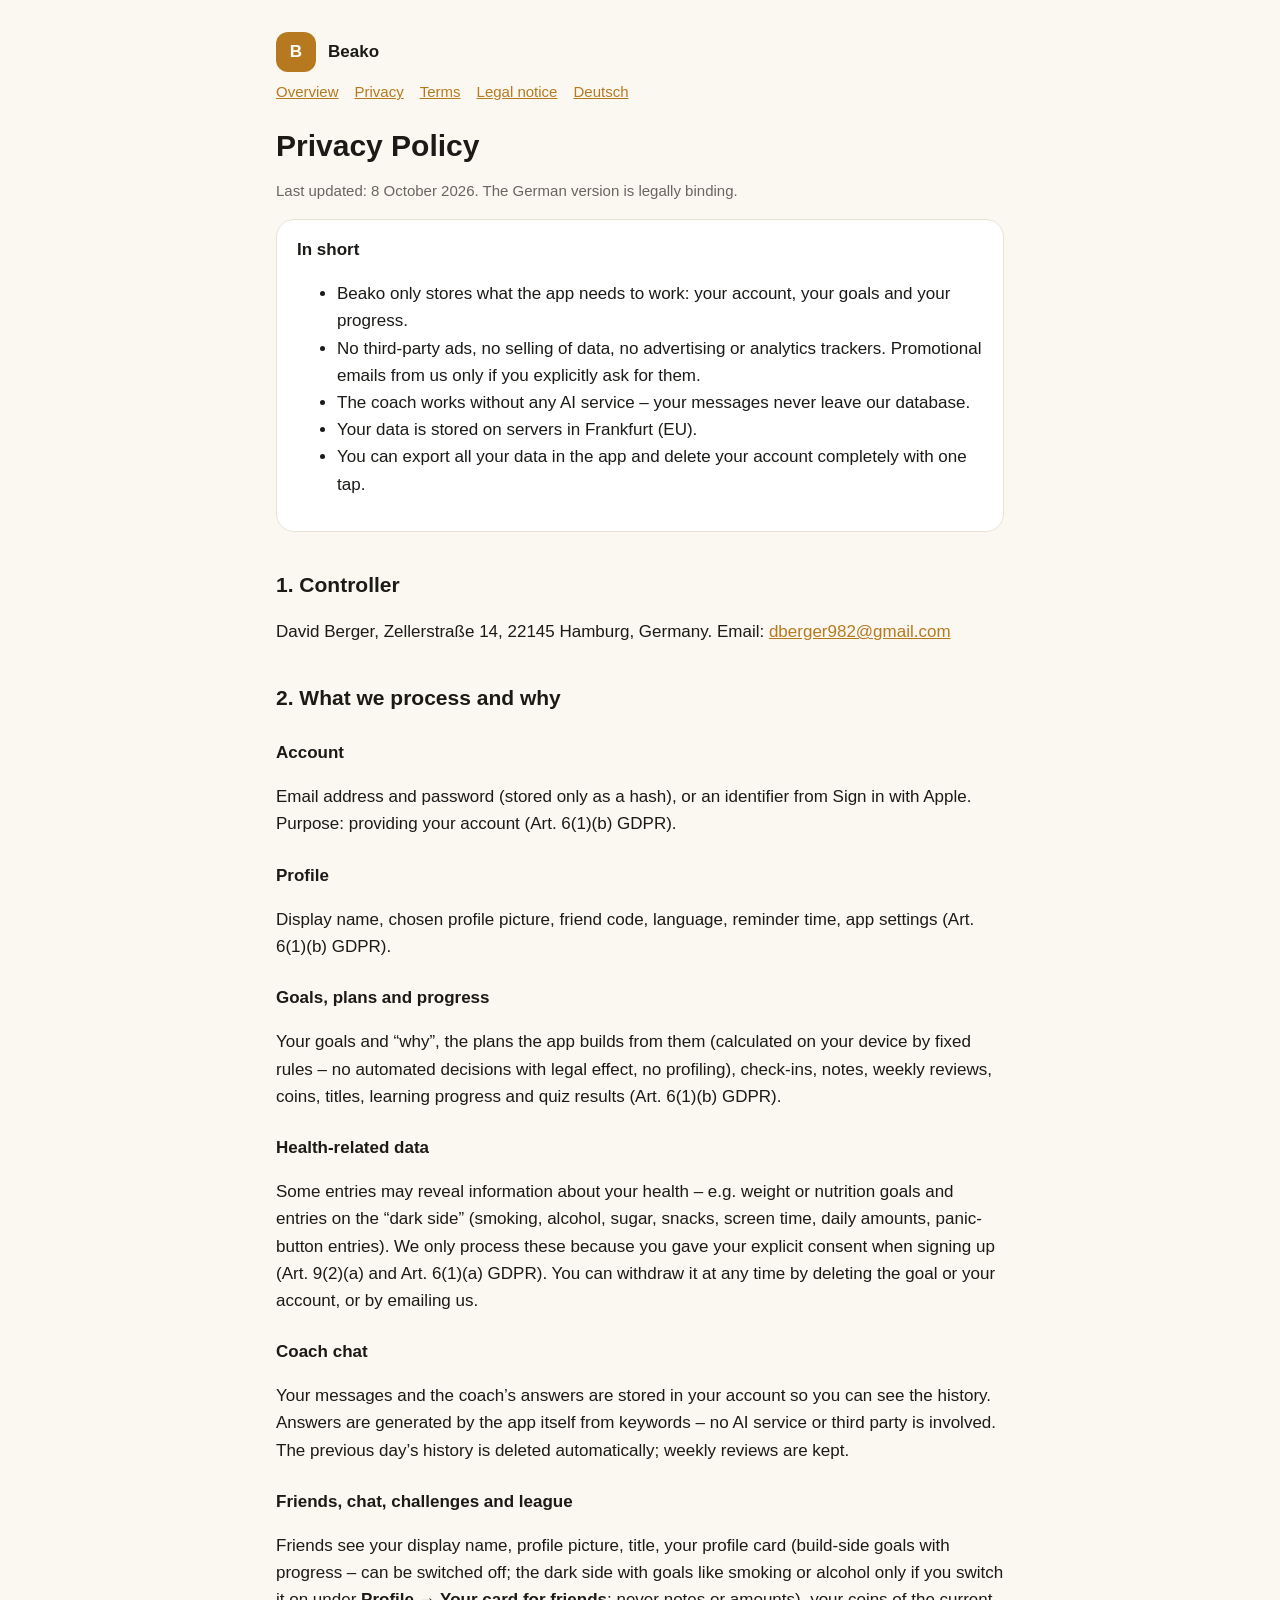
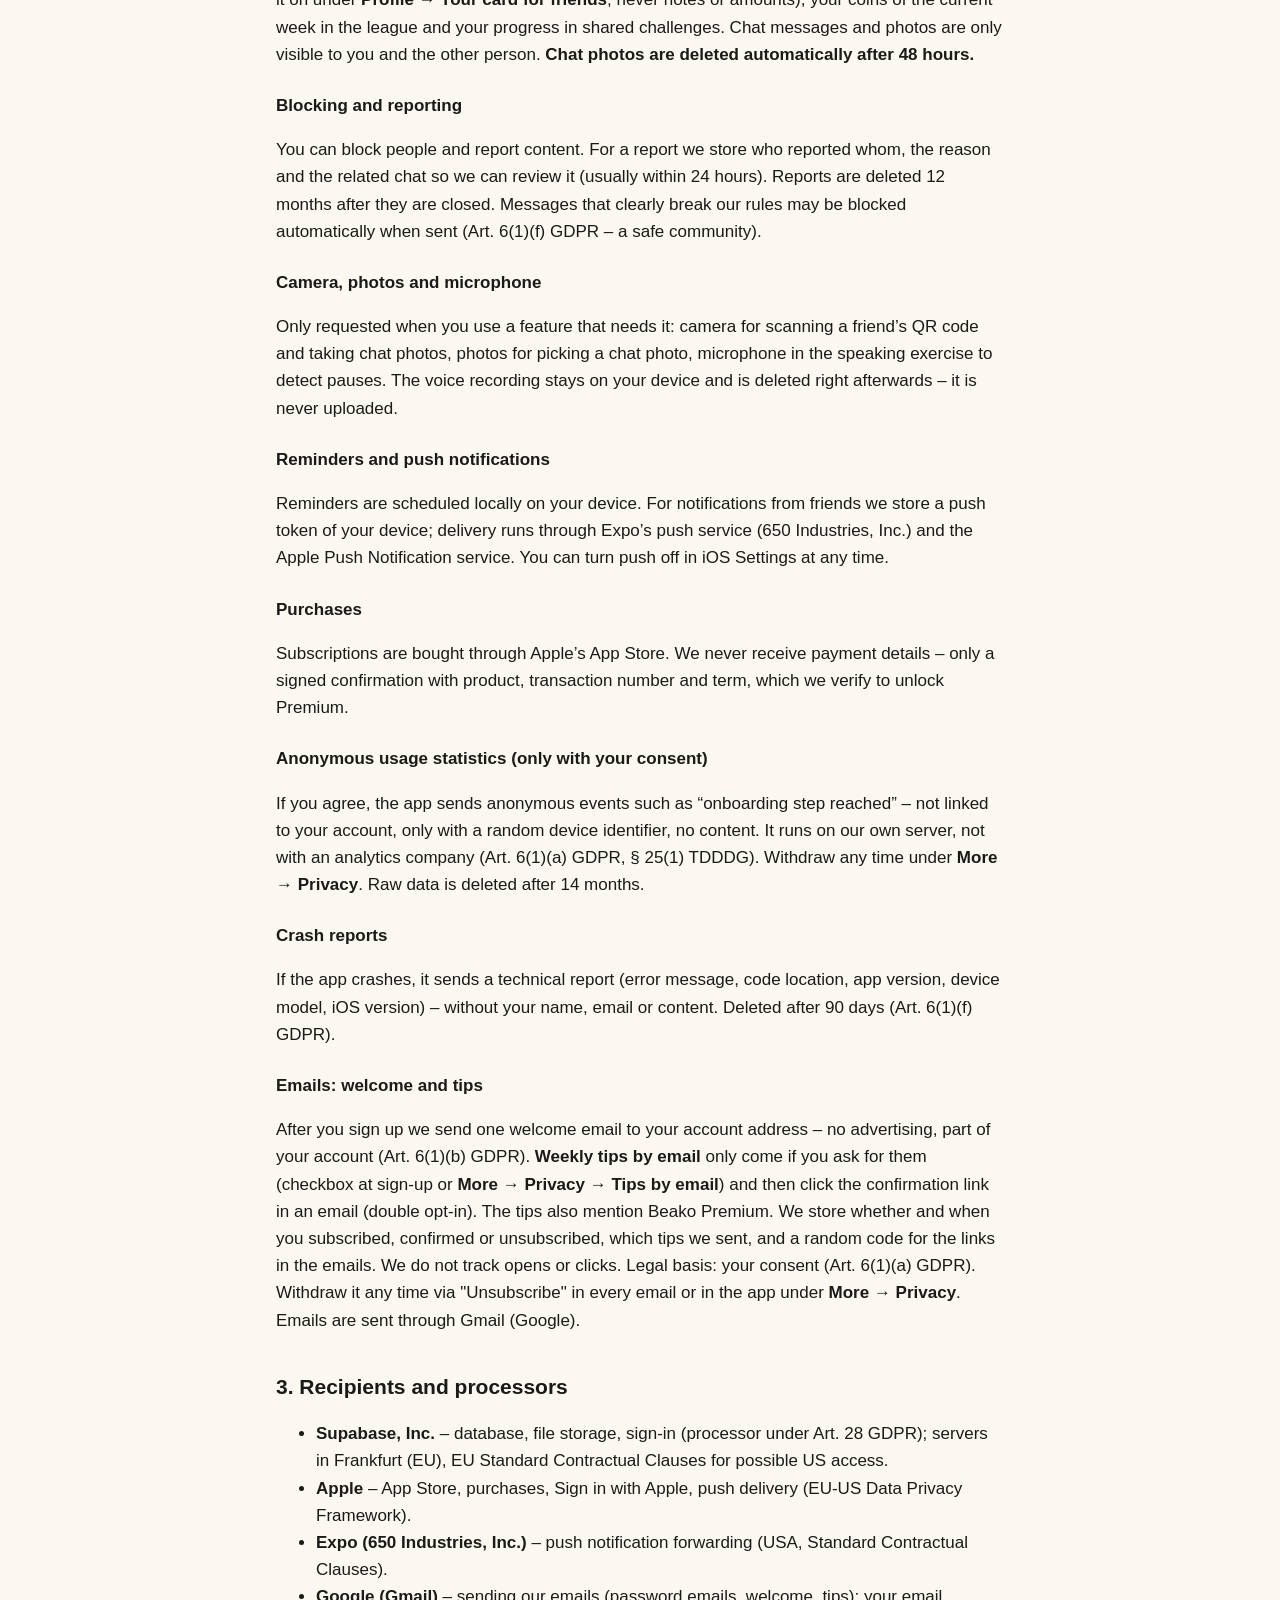
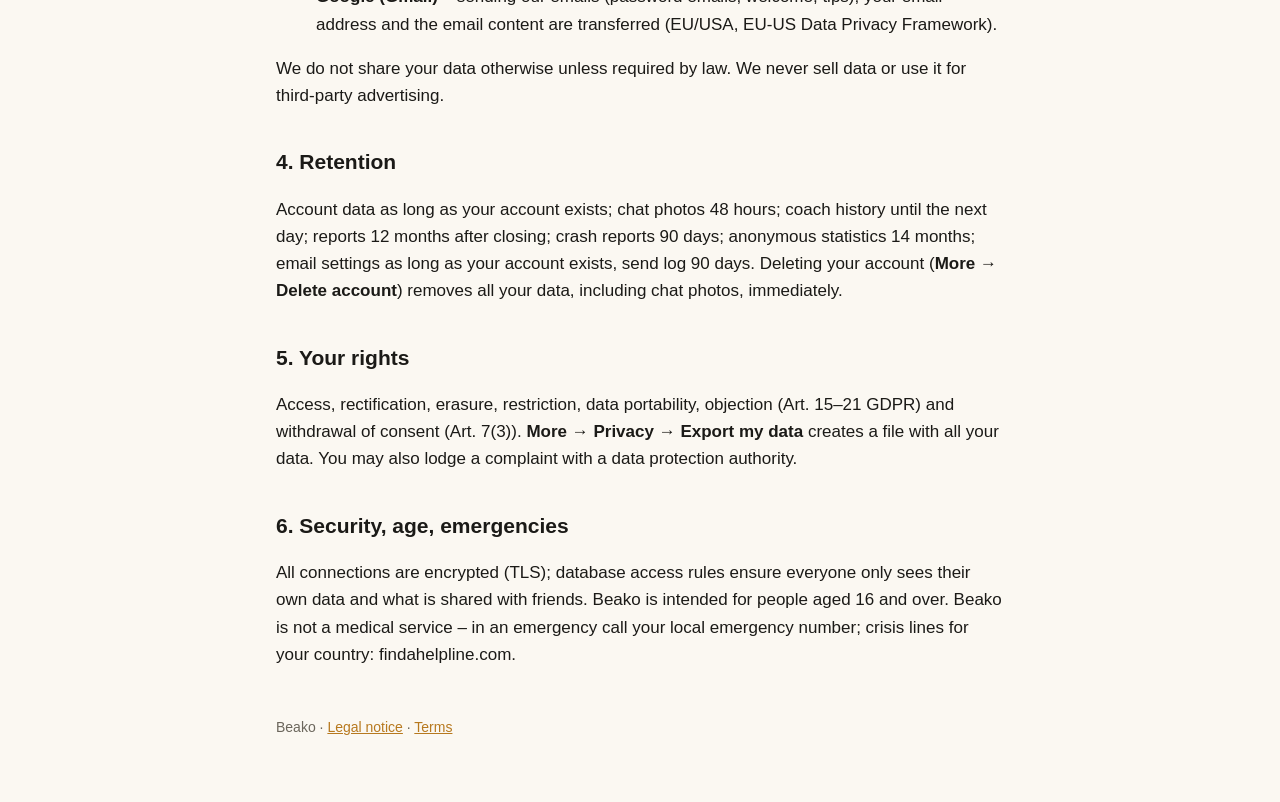
<file: privacy.html>
<!doctype html>
<html lang="en">
<head>
<meta charset="utf-8">
<meta name="viewport" content="width=device-width, initial-scale=1">
<title>Privacy Policy – Beako</title>
<link rel="stylesheet" href="style.css">
</head>
<body>
<main>
<header><div class="logo">B</div><strong>Beako</strong></header>
<nav><a href="index.html">Overview</a><a href="privacy.html">Privacy</a><a href="terms.html">Terms</a><a href="impressum.html">Legal notice</a><a href="datenschutz.html">Deutsch</a></nav>

<h1>Privacy Policy</h1>
<p class="muted">Last updated: 8 October 2026. The German version is legally binding.</p>

<div class="card">
<strong>In short</strong>
<ul>
<li>Beako only stores what the app needs to work: your account, your goals and your progress.</li>
<li>No third-party ads, no selling of data, no advertising or analytics trackers. Promotional emails from us only if you explicitly ask for them.</li>
<li>The coach works without any AI service – your messages never leave our database.</li>
<li>Your data is stored on servers in Frankfurt (EU).</li>
<li>You can export all your data in the app and delete your account completely with one tap.</li>
</ul>
</div>

<h2>1. Controller</h2>
<p>David Berger, Zellerstraße 14, 22145 Hamburg, Germany. Email: <a href="mailto:dberger982@gmail.com">dberger982@gmail.com</a></p>

<h2>2. What we process and why</h2>
<h3>Account</h3>
<p>Email address and password (stored only as a hash), or an identifier from Sign in with Apple. Purpose: providing your account (Art. 6(1)(b) GDPR).</p>
<h3>Profile</h3>
<p>Display name, chosen profile picture, friend code, language, reminder time, app settings (Art. 6(1)(b) GDPR).</p>
<h3>Goals, plans and progress</h3>
<p>Your goals and “why”, the plans the app builds from them (calculated on your device by fixed rules – no automated decisions with legal effect, no profiling), check-ins, notes, weekly reviews, coins, titles, learning progress and quiz results (Art. 6(1)(b) GDPR).</p>
<h3>Health-related data</h3>
<p>Some entries may reveal information about your health – e.g. weight or nutrition goals and entries on the “dark side” (smoking, alcohol, sugar, snacks, screen time, daily amounts, panic-button entries). We only process these because you gave your explicit consent when signing up (Art. 9(2)(a) and Art. 6(1)(a) GDPR). You can withdraw it at any time by deleting the goal or your account, or by emailing us.</p>
<h3>Coach chat</h3>
<p>Your messages and the coach’s answers are stored in your account so you can see the history. Answers are generated by the app itself from keywords – no AI service or third party is involved. The previous day’s history is deleted automatically; weekly reviews are kept.</p>
<h3>Friends, chat, challenges and league</h3>
<p>Friends see your display name, profile picture, title, your profile card (build-side goals with progress – can be switched off; the dark side with goals like smoking or alcohol only if you switch it on under <strong>Profile → Your card for friends</strong>; never notes or amounts), your coins of the current week in the league and your progress in shared challenges. Chat messages and photos are only visible to you and the other person. <strong>Chat photos are deleted automatically after 48 hours.</strong></p>
<h3>Blocking and reporting</h3>
<p>You can block people and report content. For a report we store who reported whom, the reason and the related chat so we can review it (usually within 24 hours). Reports are deleted 12 months after they are closed. Messages that clearly break our rules may be blocked automatically when sent (Art. 6(1)(f) GDPR – a safe community).</p>
<h3>Camera, photos and microphone</h3>
<p>Only requested when you use a feature that needs it: camera for scanning a friend’s QR code and taking chat photos, photos for picking a chat photo, microphone in the speaking exercise to detect pauses. The voice recording stays on your device and is deleted right afterwards – it is never uploaded.</p>
<h3>Reminders and push notifications</h3>
<p>Reminders are scheduled locally on your device. For notifications from friends we store a push token of your device; delivery runs through Expo’s push service (650 Industries, Inc.) and the Apple Push Notification service. You can turn push off in iOS Settings at any time.</p>
<h3>Purchases</h3>
<p>Subscriptions are bought through Apple’s App Store. We never receive payment details – only a signed confirmation with product, transaction number and term, which we verify to unlock Premium.</p>
<h3>Anonymous usage statistics (only with your consent)</h3>
<p>If you agree, the app sends anonymous events such as “onboarding step reached” – not linked to your account, only with a random device identifier, no content. It runs on our own server, not with an analytics company (Art. 6(1)(a) GDPR, § 25(1) TDDDG). Withdraw any time under <strong>More → Privacy</strong>. Raw data is deleted after 14 months.</p>
<h3>Crash reports</h3>
<p>If the app crashes, it sends a technical report (error message, code location, app version, device model, iOS version) – without your name, email or content. Deleted after 90 days (Art. 6(1)(f) GDPR).</p>
<h3>Emails: welcome and tips</h3>
<p>After you sign up we send one welcome email to your account address – no advertising, part of your account (Art. 6(1)(b) GDPR). <strong>Weekly tips by email</strong> only come if you ask for them (checkbox at sign-up or <strong>More → Privacy → Tips by email</strong>) and then click the confirmation link in an email (double opt-in). The tips also mention Beako Premium. We store whether and when you subscribed, confirmed or unsubscribed, which tips we sent, and a random code for the links in the emails. We do not track opens or clicks. Legal basis: your consent (Art. 6(1)(a) GDPR). Withdraw it any time via "Unsubscribe" in every email or in the app under <strong>More → Privacy</strong>. Emails are sent through Gmail (Google).</p>

<h2>3. Recipients and processors</h2>
<ul>
<li><strong>Supabase, Inc.</strong> – database, file storage, sign-in (processor under Art. 28 GDPR); servers in Frankfurt (EU), EU Standard Contractual Clauses for possible US access.</li>
<li><strong>Apple</strong> – App Store, purchases, Sign in with Apple, push delivery (EU-US Data Privacy Framework).</li>
<li><strong>Expo (650 Industries, Inc.)</strong> – push notification forwarding (USA, Standard Contractual Clauses).</li>
<li><strong>Google (Gmail)</strong> – sending our emails (password emails, welcome, tips); your email address and the email content are transferred (EU/USA, EU-US Data Privacy Framework).</li>
</ul>
<p>We do not share your data otherwise unless required by law. We never sell data or use it for third-party advertising.</p>

<h2>4. Retention</h2>
<p>Account data as long as your account exists; chat photos 48 hours; coach history until the next day; reports 12 months after closing; crash reports 90 days; anonymous statistics 14 months; email settings as long as your account exists, send log 90 days. Deleting your account (<strong>More → Delete account</strong>) removes all your data, including chat photos, immediately.</p>

<h2>5. Your rights</h2>
<p>Access, rectification, erasure, restriction, data portability, objection (Art. 15–21 GDPR) and withdrawal of consent (Art. 7(3)). <strong>More → Privacy → Export my data</strong> creates a file with all your data. You may also lodge a complaint with a data protection authority.</p>

<h2>6. Security, age, emergencies</h2>
<p>All connections are encrypted (TLS); database access rules ensure everyone only sees their own data and what is shared with friends. Beako is intended for people aged 16 and over. Beako is not a medical service – in an emergency call your local emergency number; crisis lines for your country: findahelpline.com.</p>

<footer>Beako · <a href="impressum.html">Legal notice</a> · <a href="terms.html">Terms</a></footer>
</main>
</body>
</html>
</file>
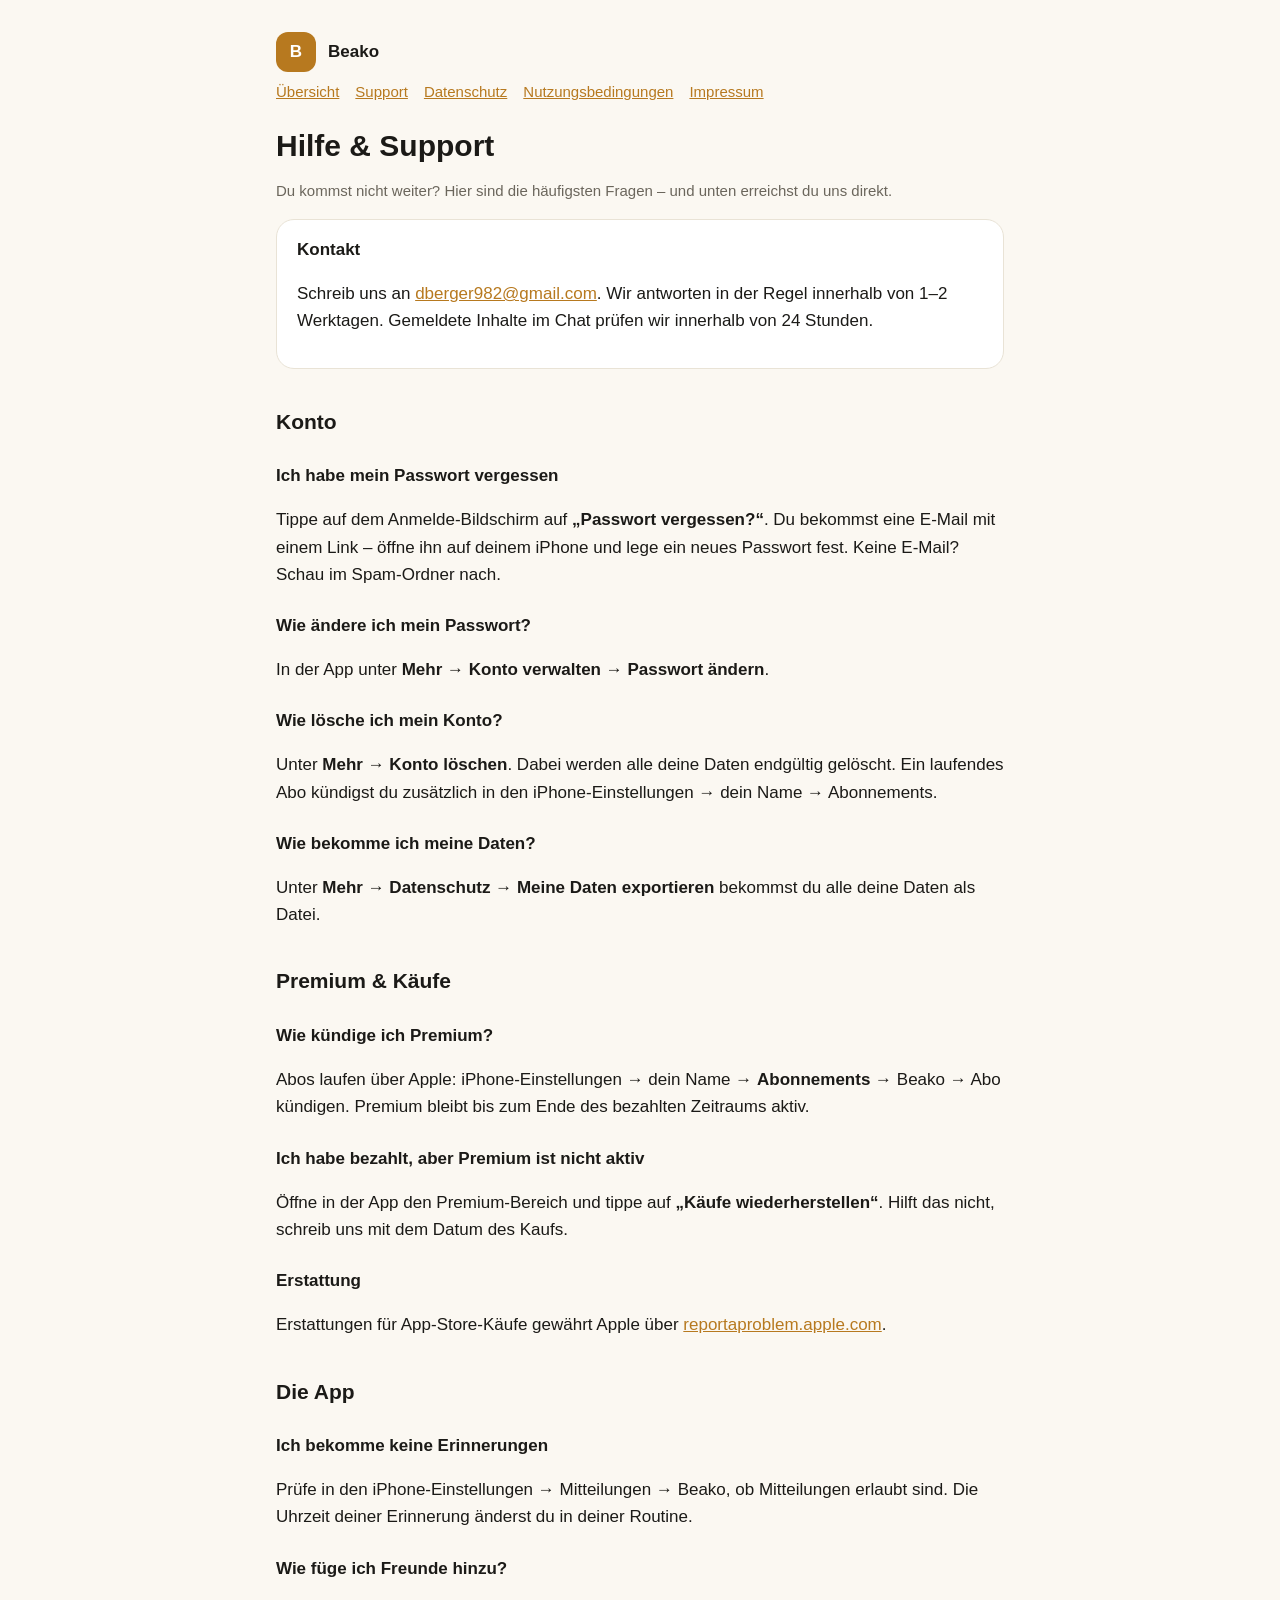
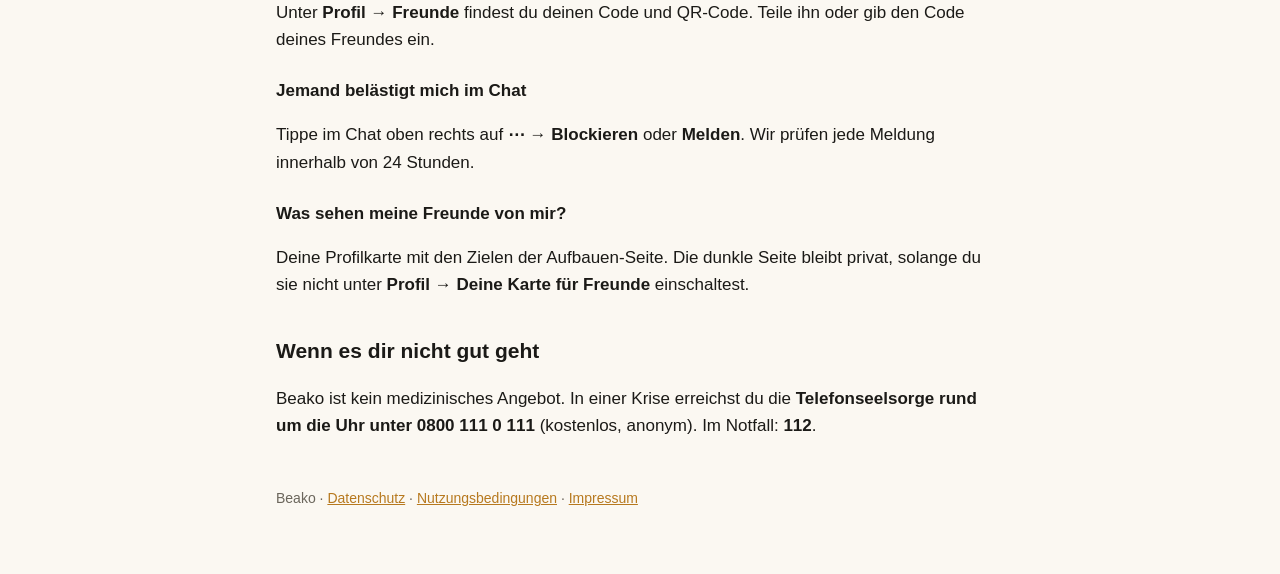
<file: support.html>
<!doctype html>
<html lang="de">
<head>
<meta charset="utf-8">
<meta name="viewport" content="width=device-width, initial-scale=1">
<title>Support – Beako</title>
<link rel="stylesheet" href="style.css">
</head>
<body>
<main>
<header><div class="logo">B</div><strong>Beako</strong></header>
<nav><a href="index.html">Übersicht</a><a href="support.html">Support</a><a href="datenschutz.html">Datenschutz</a><a href="nutzungsbedingungen.html">Nutzungsbedingungen</a><a href="impressum.html">Impressum</a></nav>

<h1>Hilfe &amp; Support</h1>
<p class="muted">Du kommst nicht weiter? Hier sind die häufigsten Fragen – und unten erreichst du uns direkt.</p>

<div class="card">
<strong>Kontakt</strong>
<p>Schreib uns an <a href="mailto:dberger982@gmail.com?subject=Beako%20Support">dberger982@gmail.com</a>. Wir antworten in der Regel innerhalb von 1–2 Werktagen. Gemeldete Inhalte im Chat prüfen wir innerhalb von 24 Stunden.</p>
</div>

<h2>Konto</h2>
<h3>Ich habe mein Passwort vergessen</h3>
<p>Tippe auf dem Anmelde-Bildschirm auf <strong>„Passwort vergessen?“</strong>. Du bekommst eine E-Mail mit einem Link – öffne ihn auf deinem iPhone und lege ein neues Passwort fest. Keine E-Mail? Schau im Spam-Ordner nach.</p>
<h3>Wie ändere ich mein Passwort?</h3>
<p>In der App unter <strong>Mehr → Konto verwalten → Passwort ändern</strong>.</p>
<h3>Wie lösche ich mein Konto?</h3>
<p>Unter <strong>Mehr → Konto löschen</strong>. Dabei werden alle deine Daten endgültig gelöscht. Ein laufendes Abo kündigst du zusätzlich in den iPhone-Einstellungen → dein Name → Abonnements.</p>
<h3>Wie bekomme ich meine Daten?</h3>
<p>Unter <strong>Mehr → Datenschutz → Meine Daten exportieren</strong> bekommst du alle deine Daten als Datei.</p>

<h2>Premium &amp; Käufe</h2>
<h3>Wie kündige ich Premium?</h3>
<p>Abos laufen über Apple: iPhone-Einstellungen → dein Name → <strong>Abonnements</strong> → Beako → Abo kündigen. Premium bleibt bis zum Ende des bezahlten Zeitraums aktiv.</p>
<h3>Ich habe bezahlt, aber Premium ist nicht aktiv</h3>
<p>Öffne in der App den Premium-Bereich und tippe auf <strong>„Käufe wiederherstellen“</strong>. Hilft das nicht, schreib uns mit dem Datum des Kaufs.</p>
<h3>Erstattung</h3>
<p>Erstattungen für App-Store-Käufe gewährt Apple über <a href="https://reportaproblem.apple.com">reportaproblem.apple.com</a>.</p>

<h2>Die App</h2>
<h3>Ich bekomme keine Erinnerungen</h3>
<p>Prüfe in den iPhone-Einstellungen → Mitteilungen → Beako, ob Mitteilungen erlaubt sind. Die Uhrzeit deiner Erinnerung änderst du in deiner Routine.</p>
<h3>Wie füge ich Freunde hinzu?</h3>
<p>Unter <strong>Profil → Freunde</strong> findest du deinen Code und QR-Code. Teile ihn oder gib den Code deines Freundes ein.</p>
<h3>Jemand belästigt mich im Chat</h3>
<p>Tippe im Chat oben rechts auf <strong>⋯</strong> → <strong>Blockieren</strong> oder <strong>Melden</strong>. Wir prüfen jede Meldung innerhalb von 24 Stunden.</p>
<h3>Was sehen meine Freunde von mir?</h3>
<p>Deine Profilkarte mit den Zielen der Aufbauen-Seite. Die dunkle Seite bleibt privat, solange du sie nicht unter <strong>Profil → Deine Karte für Freunde</strong> einschaltest.</p>

<h2>Wenn es dir nicht gut geht</h2>
<p>Beako ist kein medizinisches Angebot. In einer Krise erreichst du die <strong>Telefonseelsorge rund um die Uhr unter 0800 111 0 111</strong> (kostenlos, anonym). Im Notfall: <strong>112</strong>.</p>

<footer>Beako · <a href="datenschutz.html">Datenschutz</a> · <a href="nutzungsbedingungen.html">Nutzungsbedingungen</a> · <a href="impressum.html">Impressum</a></footer>
</main>
</body>
</html>
</file>
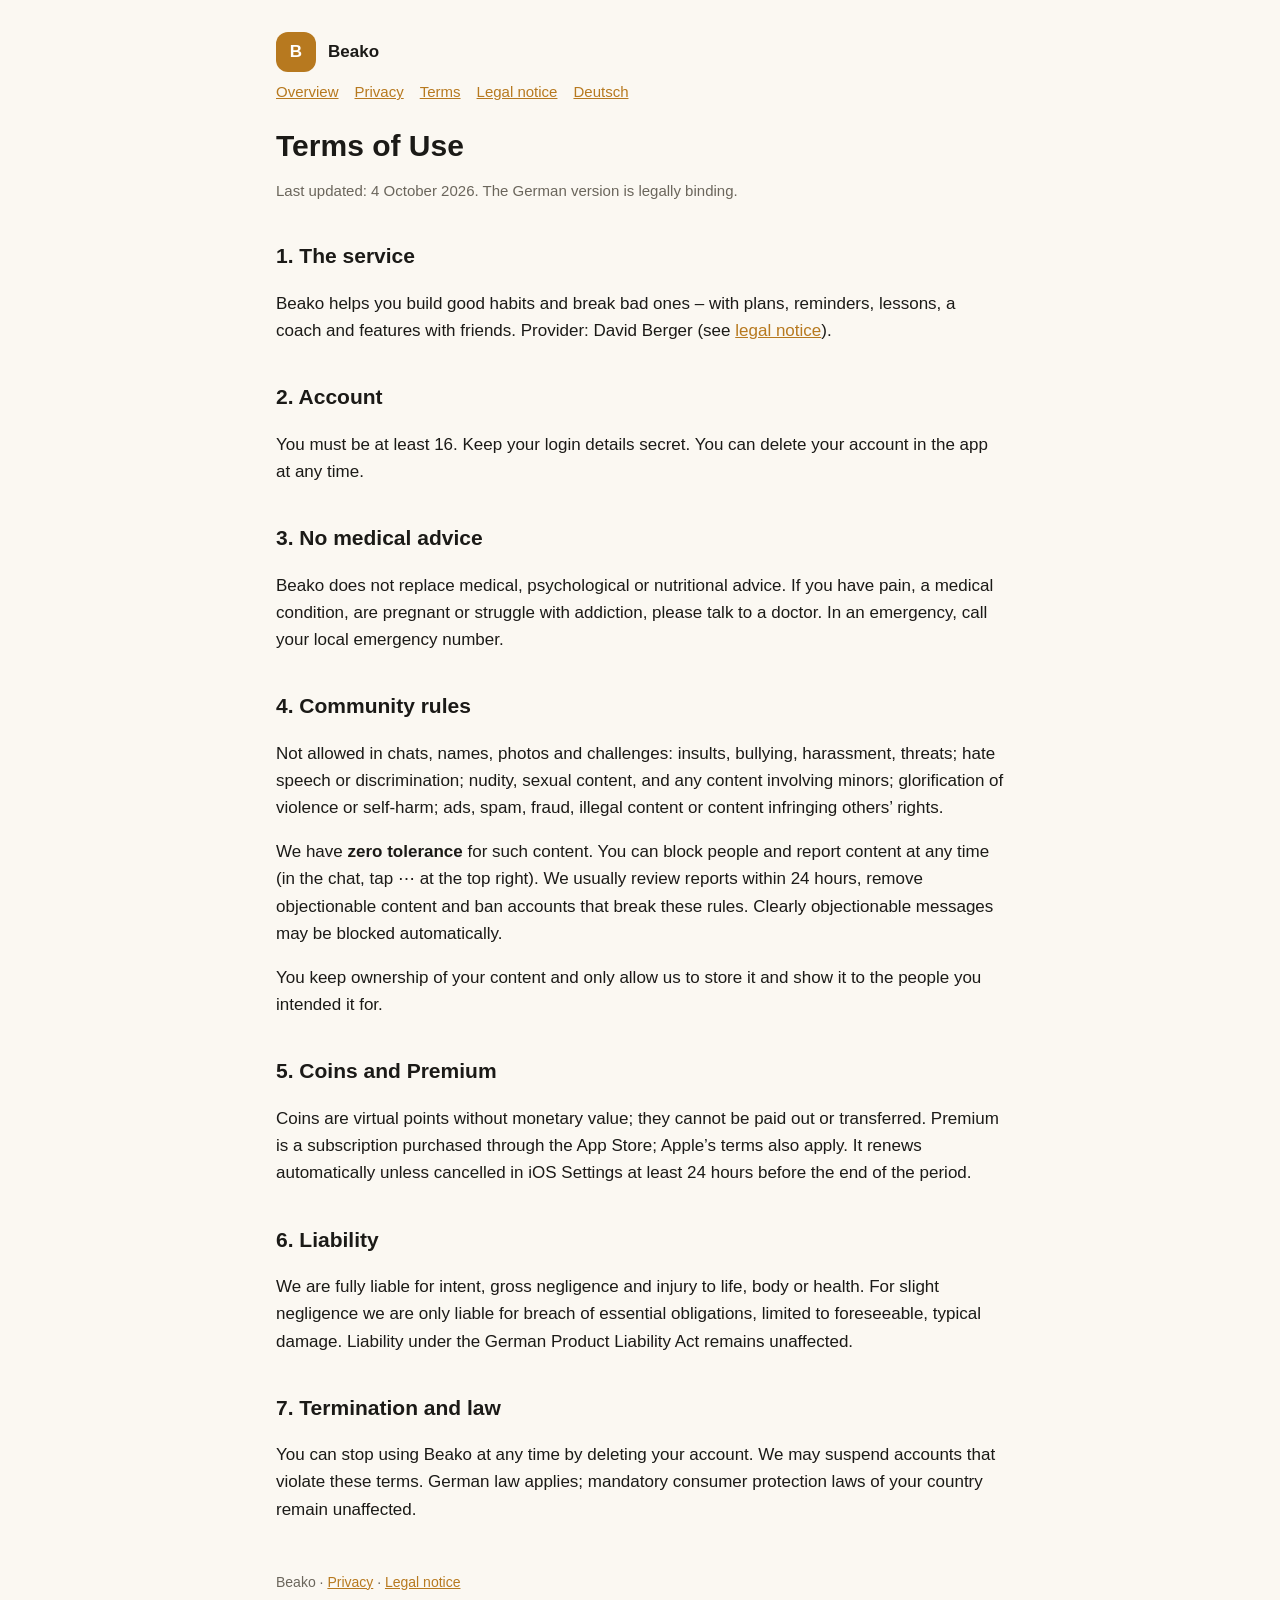
<file: terms.html>
<!doctype html>
<html lang="en">
<head>
<meta charset="utf-8">
<meta name="viewport" content="width=device-width, initial-scale=1">
<title>Terms of Use – Beako</title>
<link rel="stylesheet" href="style.css">
</head>
<body>
<main>
<header><div class="logo">B</div><strong>Beako</strong></header>
<nav><a href="index.html">Overview</a><a href="privacy.html">Privacy</a><a href="terms.html">Terms</a><a href="impressum.html">Legal notice</a><a href="nutzungsbedingungen.html">Deutsch</a></nav>

<h1>Terms of Use</h1>
<p class="muted">Last updated: 4 October 2026. The German version is legally binding.</p>

<h2>1. The service</h2>
<p>Beako helps you build good habits and break bad ones – with plans, reminders, lessons, a coach and features with friends. Provider: David Berger (see <a href="impressum.html">legal notice</a>).</p>
<h2>2. Account</h2>
<p>You must be at least 16. Keep your login details secret. You can delete your account in the app at any time.</p>
<h2>3. No medical advice</h2>
<p>Beako does not replace medical, psychological or nutritional advice. If you have pain, a medical condition, are pregnant or struggle with addiction, please talk to a doctor. In an emergency, call your local emergency number.</p>
<h2>4. Community rules</h2>
<p>Not allowed in chats, names, photos and challenges: insults, bullying, harassment, threats; hate speech or discrimination; nudity, sexual content, and any content involving minors; glorification of violence or self-harm; ads, spam, fraud, illegal content or content infringing others’ rights.</p>
<p>We have <strong>zero tolerance</strong> for such content. You can block people and report content at any time (in the chat, tap ⋯ at the top right). We usually review reports within 24 hours, remove objectionable content and ban accounts that break these rules. Clearly objectionable messages may be blocked automatically.</p>
<p>You keep ownership of your content and only allow us to store it and show it to the people you intended it for.</p>
<h2>5. Coins and Premium</h2>
<p>Coins are virtual points without monetary value; they cannot be paid out or transferred. Premium is a subscription purchased through the App Store; Apple’s terms also apply. It renews automatically unless cancelled in iOS Settings at least 24 hours before the end of the period.</p>
<h2>6. Liability</h2>
<p>We are fully liable for intent, gross negligence and injury to life, body or health. For slight negligence we are only liable for breach of essential obligations, limited to foreseeable, typical damage. Liability under the German Product Liability Act remains unaffected.</p>
<h2>7. Termination and law</h2>
<p>You can stop using Beako at any time by deleting your account. We may suspend accounts that violate these terms. German law applies; mandatory consumer protection laws of your country remain unaffected.</p>

<footer>Beako · <a href="privacy.html">Privacy</a> · <a href="impressum.html">Legal notice</a></footer>
</main>
</body>
</html>
</file>
<file: style.css>
:root { --bg: #FBF8F2; --text: #1B1A17; --muted: #6B665C; --accent: #B7791F; --card: #FFFFFF; --border: #E9E3D6; --todo: #FDECC8; }
@media (prefers-color-scheme: dark) { :root { --bg: #15140F; --text: #F3EFE6; --muted: #A8A193; --accent: #E8B931; --card: #1F1D17; --border: #2E2B22; --todo: #4A3A12; } }
* { box-sizing: border-box; }
body { margin: 0; background: var(--bg); color: var(--text); font: 17px/1.6 -apple-system, BlinkMacSystemFont, "Segoe UI", Roboto, sans-serif; }
main { max-width: 760px; margin: 0 auto; padding: 32px 16px 64px; }
header { display: flex; align-items: center; gap: 12px; margin-bottom: 8px; }
header .logo { width: 40px; height: 40px; border-radius: 12px; background: var(--accent); color: #fff; display: grid; place-items: center; font-weight: 700; }
h1 { font-size: 30px; line-height: 1.2; margin: 16px 0 4px; }
h2 { font-size: 21px; margin: 36px 0 8px; }
h3 { font-size: 17px; margin: 24px 0 4px; }
p, li { color: var(--text); }
.muted { color: var(--muted); font-size: 15px; }
a { color: var(--accent); }
.card { background: var(--card); border: 1px solid var(--border); border-radius: 18px; padding: 16px 20px; margin: 16px 0; }
.todo { background: var(--todo); padding: 0 4px; border-radius: 4px; }
nav { display: flex; flex-wrap: wrap; gap: 8px 16px; font-size: 15px; margin: 8px 0 24px; }
table { width: 100%; border-collapse: collapse; font-size: 15px; }
td, th { text-align: left; vertical-align: top; padding: 8px 6px; border-bottom: 1px solid var(--border); }
footer { margin-top: 48px; font-size: 14px; color: var(--muted); }
</file>
